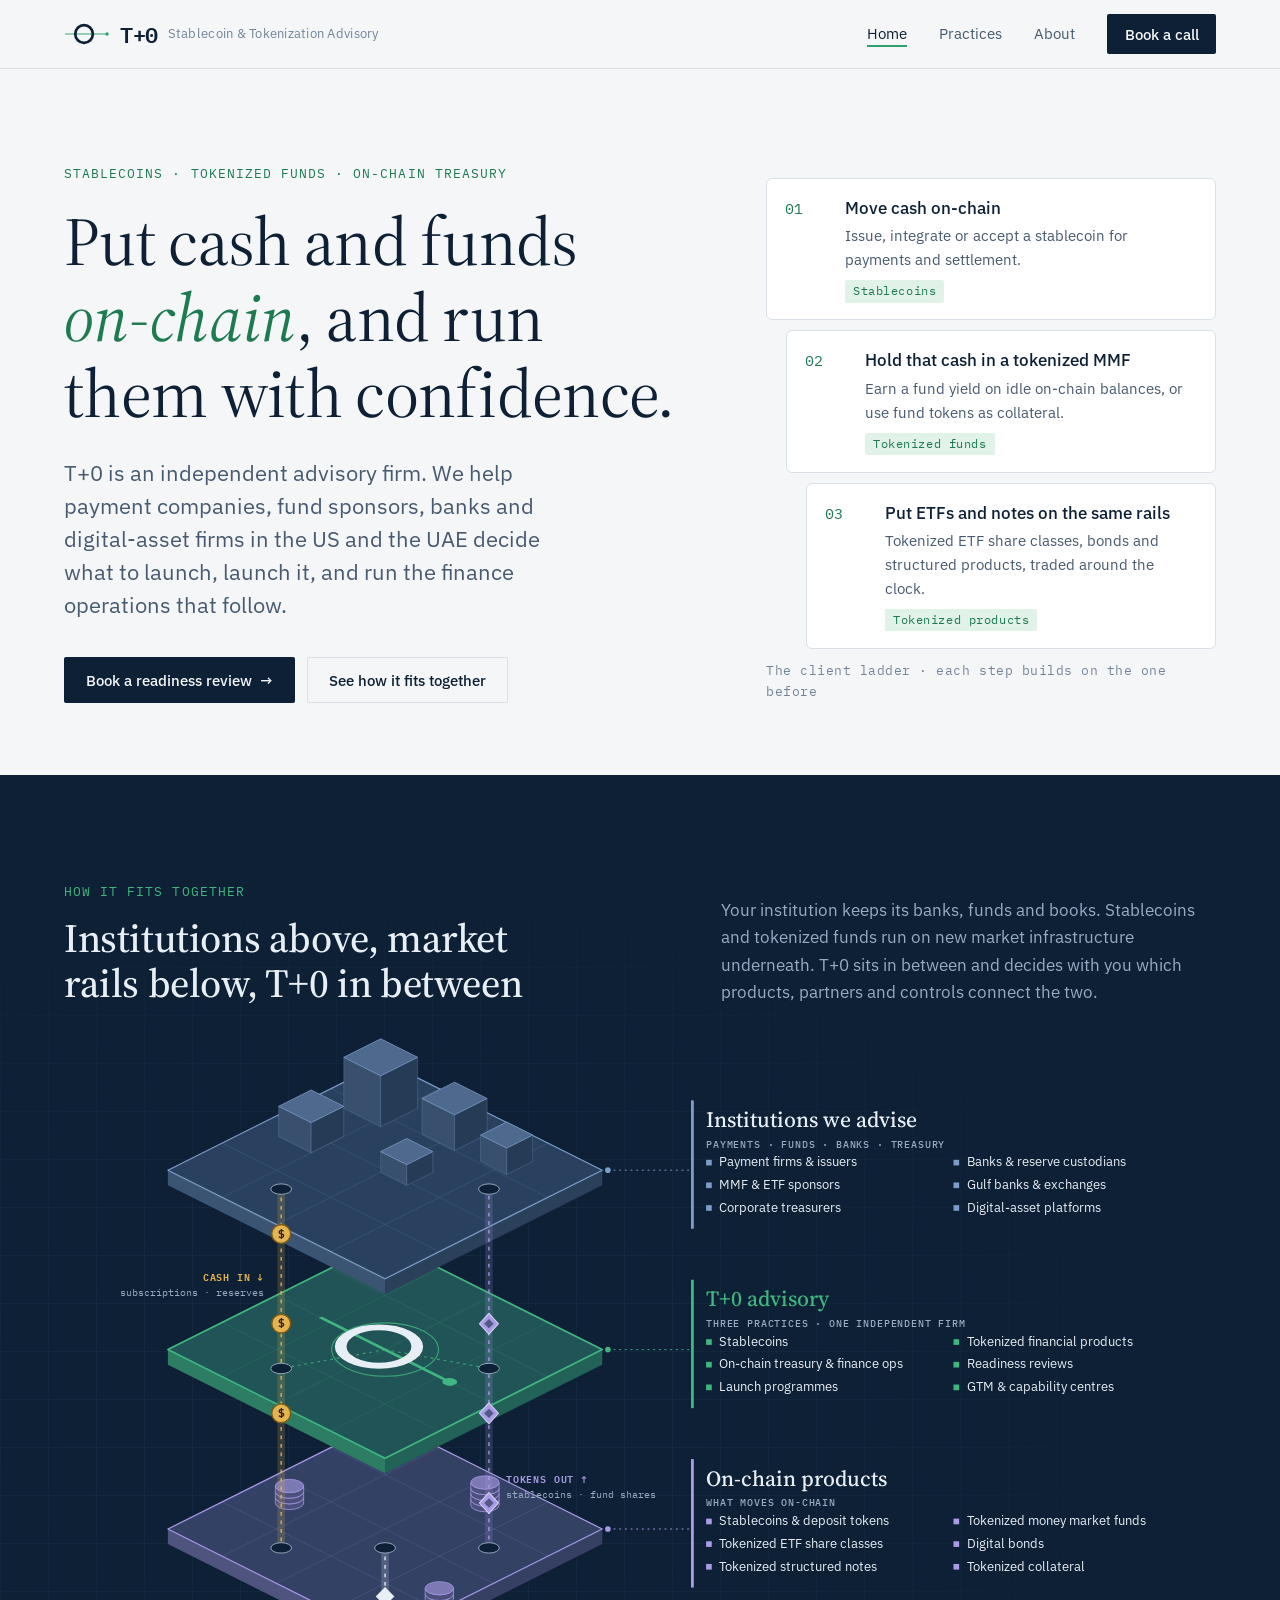
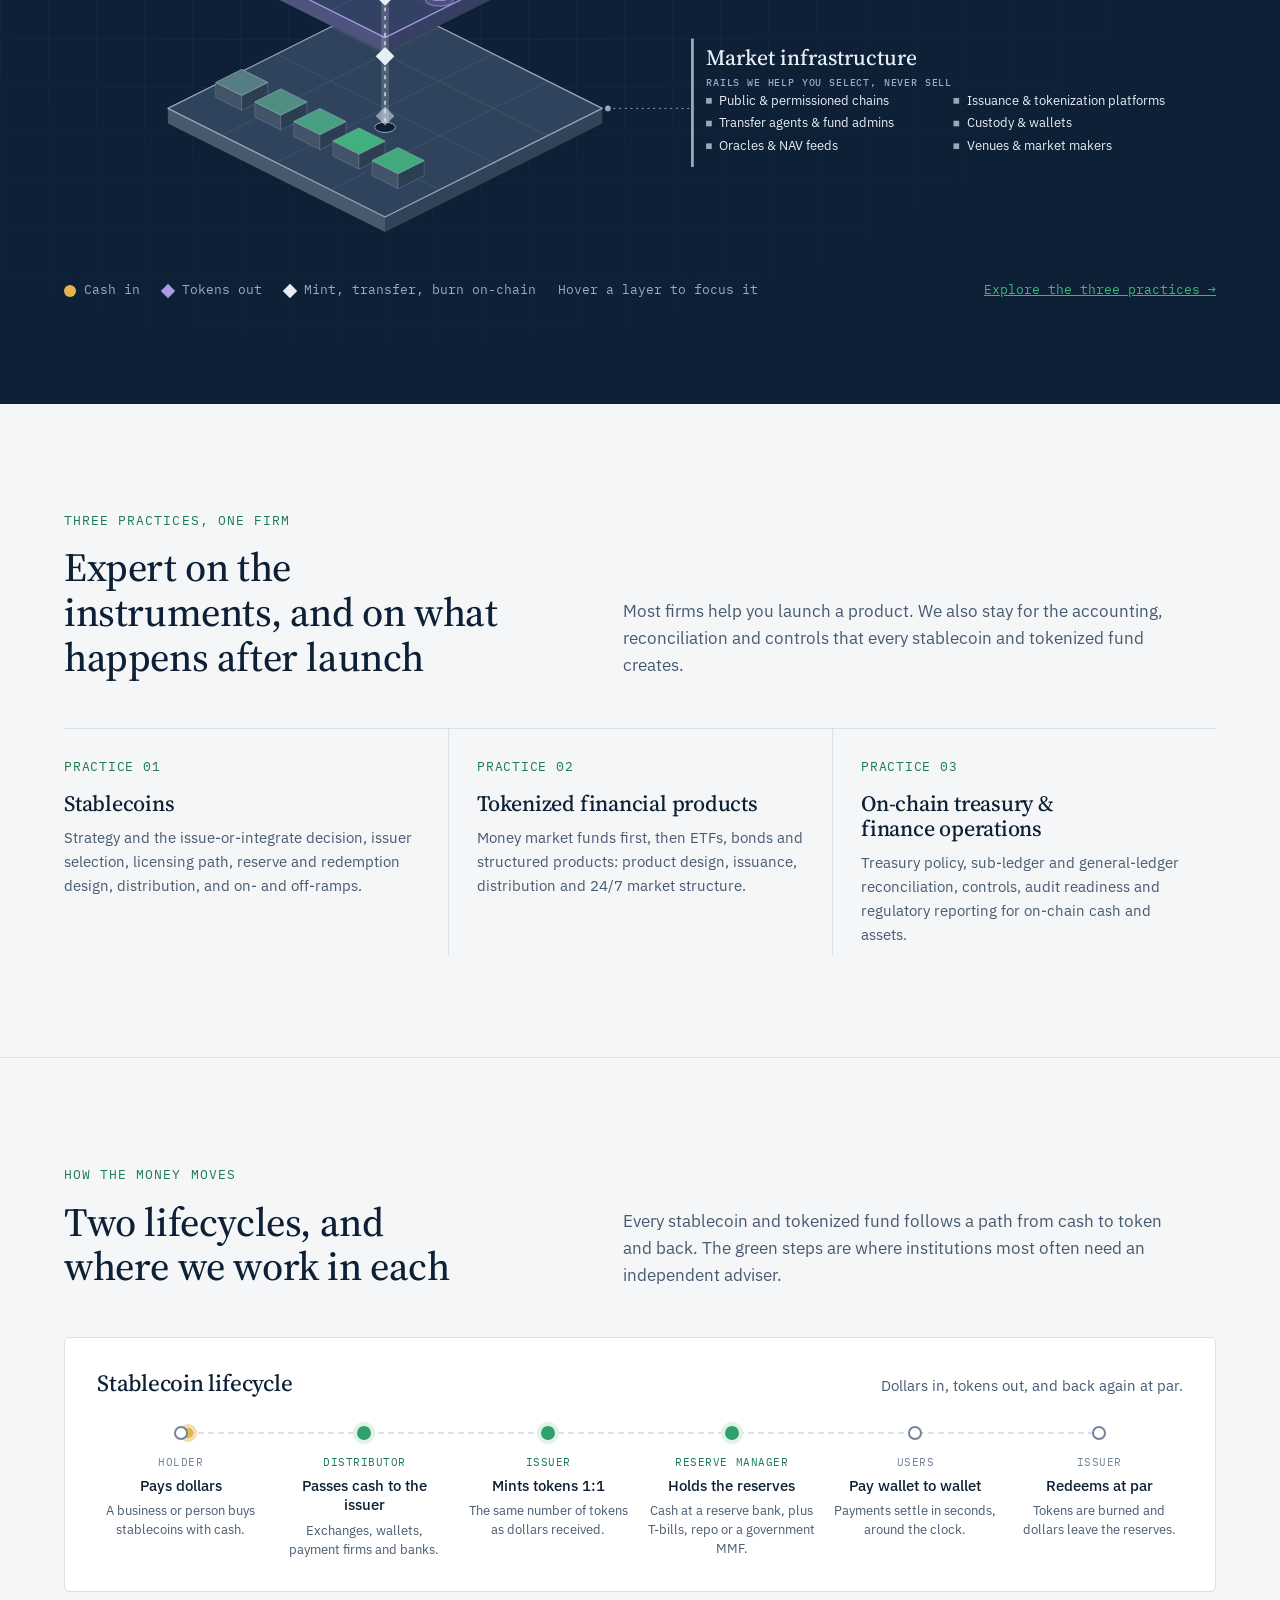
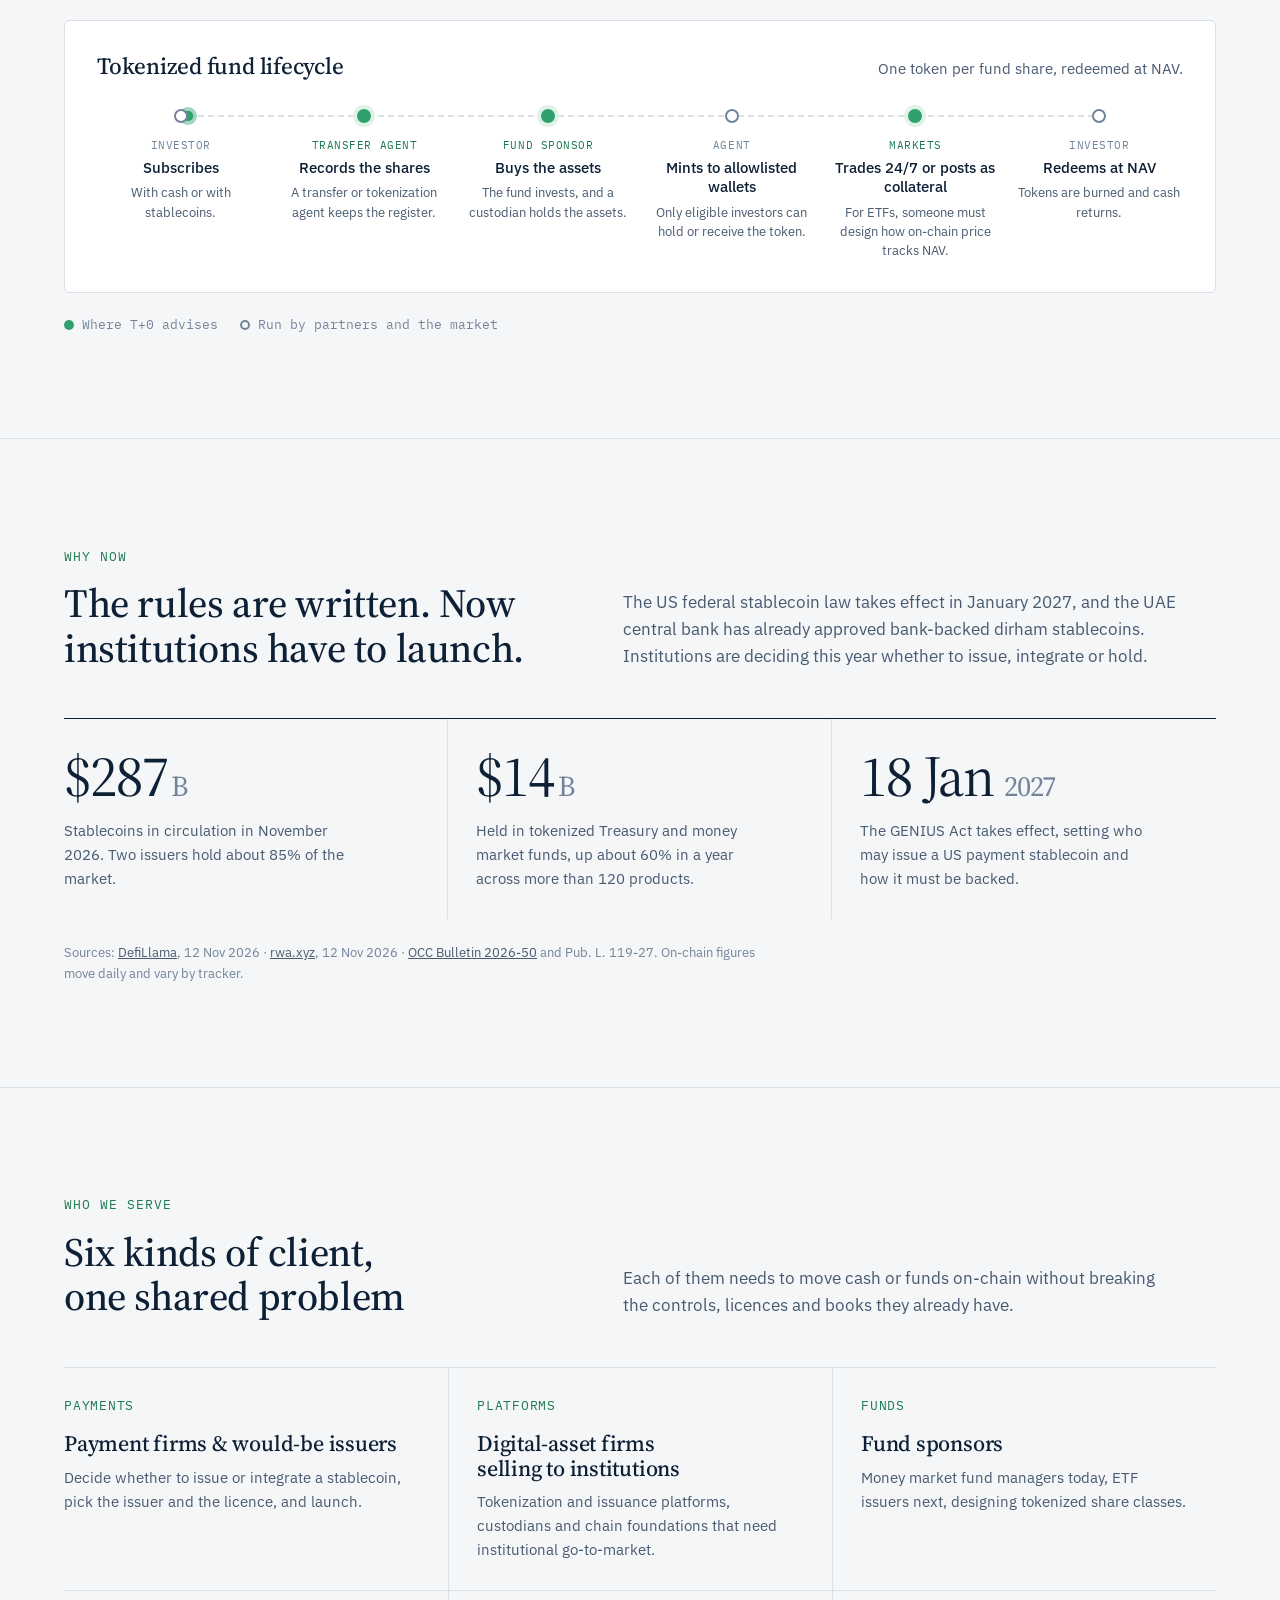
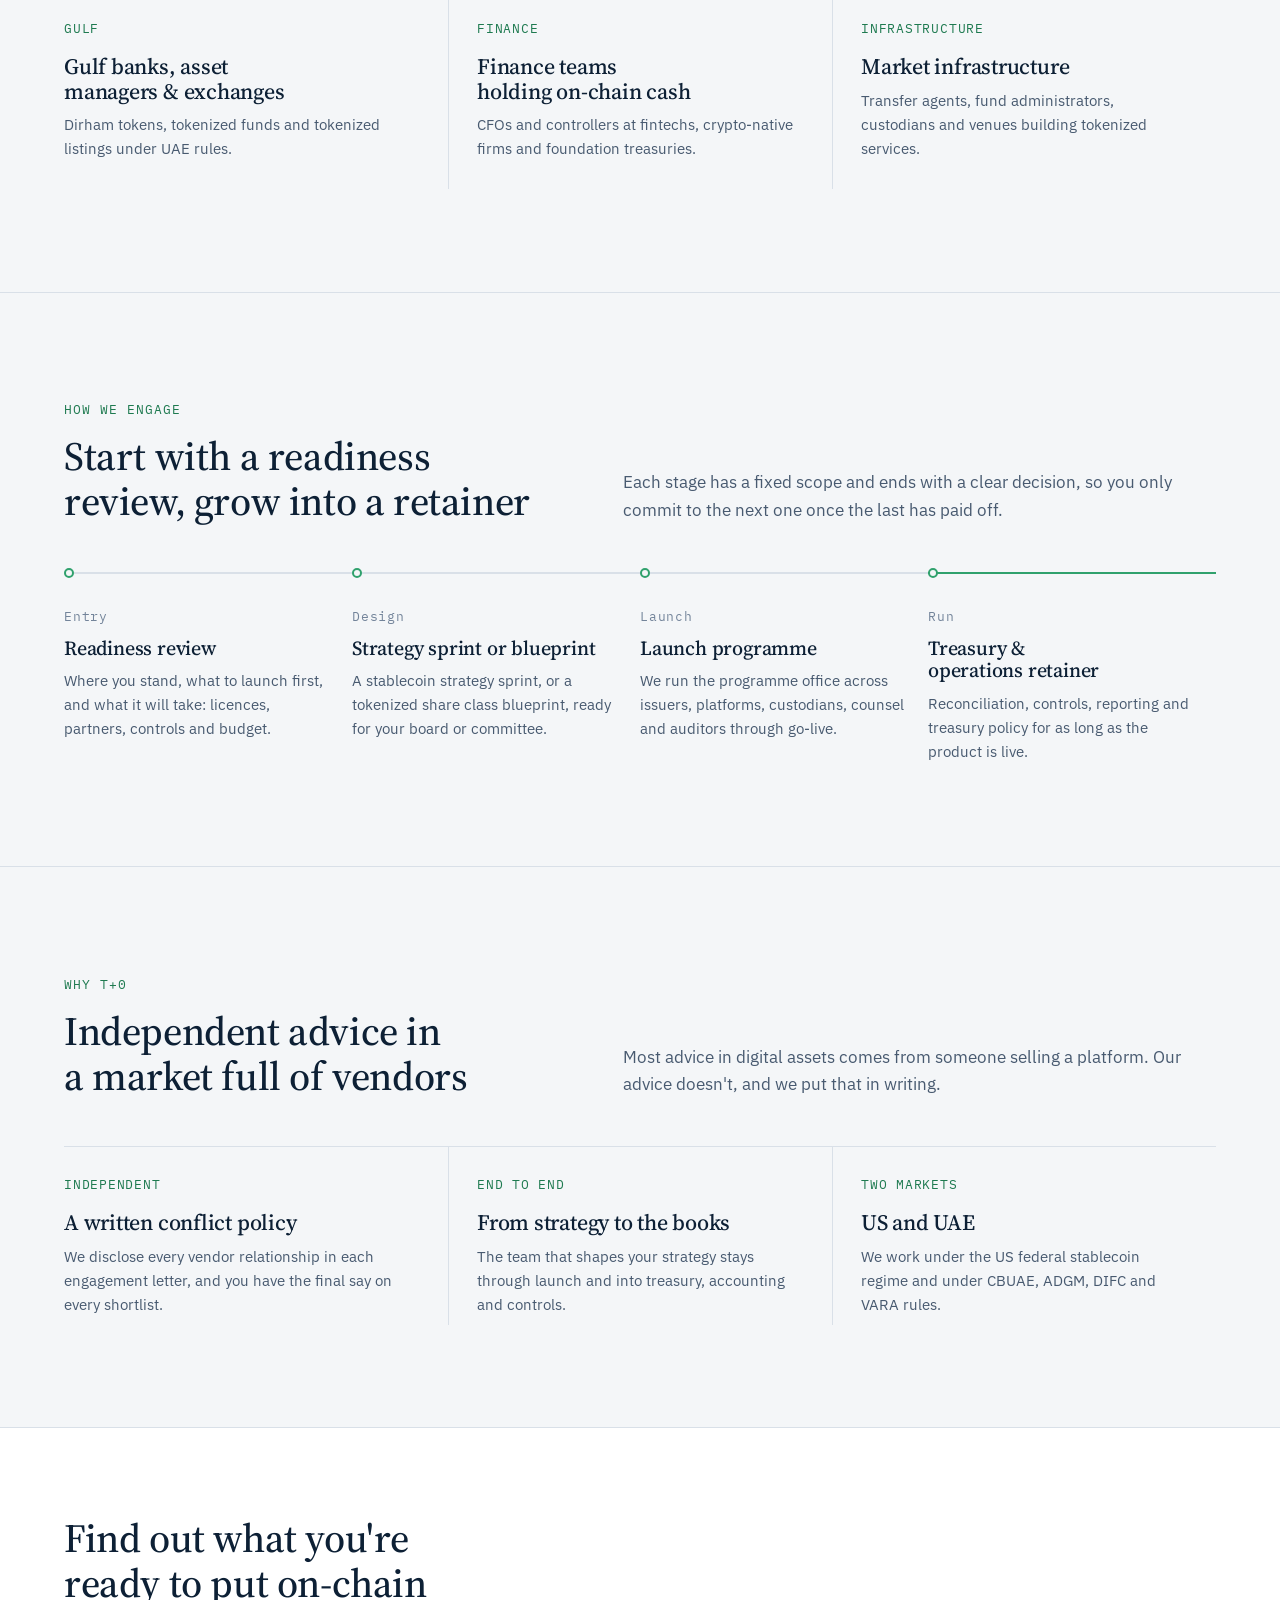
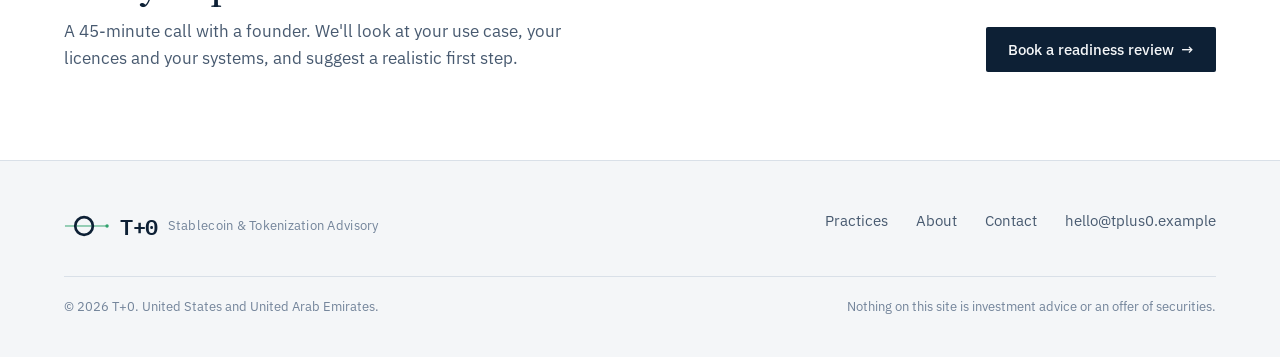
<file: index.html>
<!doctype html>
<html lang="en">
<head>
<meta charset="utf-8">
<meta name="viewport" content="width=device-width, initial-scale=1, viewport-fit=cover">
<title>T+0 · Stablecoin and Tokenization Advisory</title>
<meta name="description" content="T+0 is an independent advisory firm for stablecoins, tokenized funds and on-chain treasury operations, serving institutions in the US and the UAE.">
<link rel="icon" href="assets/favicon.svg" type="image/svg+xml">
<link rel="preconnect" href="https://fonts.googleapis.com">
<link rel="preconnect" href="https://fonts.gstatic.com" crossorigin>
<link rel="stylesheet" href="https://fonts.googleapis.com/css2?family=IBM+Plex+Mono:wght@400;500;600&family=IBM+Plex+Sans:wght@400;500&family=Source+Serif+4:ital,opsz,wght@0,8..60,400;0,8..60,500;1,8..60,400&display=swap">
<link rel="stylesheet" href="assets/styles.css?v=3">
</head>
<body>

<header class="site-header">
  <div class="wrap nav">
    <a class="logo" href="index.html" aria-label="T+0 home"><svg class="logo-svg" viewBox="0 0 2000 960" aria-hidden="true"><rect x="42" y="457" width="1830" height="42" fill="var(--accent)"/><circle cx="872" cy="478" r="382.5" fill="none" stroke="currentColor" stroke-width="117"/><circle cx="1872" cy="478" r="74" fill="var(--accent)"/></svg><span class="logo-mark">T+0</span><span class="logo-sub">Stablecoin & Tokenization Advisory</span></a>
    <button class="nav-toggle" aria-expanded="false" aria-controls="navLinks">MENU</button>
    <ul class="nav-links" id="navLinks">
      <li><a href="index.html" aria-current="page">Home</a></li>
      <li><a href="practices.html">Practices</a></li>
      <li><a href="about.html">About</a></li>
      <li><a class="btn btn-primary" href="contact.html">Book a call</a></li>
    </ul>
  </div>
</header>

<main>
  <!-- Hero -->
  <section class="hero">
    <div class="wrap hero-grid">
      <div>
        <span class="eyebrow">Stablecoins · Tokenized funds · On-chain treasury</span>
        <h1>Put cash and funds <em>on-chain</em>, and run them with confidence.</h1>
        <p class="lede">T+0 is an independent advisory firm. We help payment companies, fund sponsors, banks and digital-asset firms in the US and the UAE decide what to launch, launch it, and run the finance operations that follow.</p>
        <div class="hero-cta">
          <a class="btn btn-primary" href="contact.html">Book a readiness review <span class="arr">→</span></a>
          <a class="btn btn-ghost" href="#architecture">See how it fits together</a>
        </div>
      </div>
      <div>
        <ol class="ladder" aria-label="The client ladder">
          <li class="rung"><span class="n">01</span><div><strong>Move cash on-chain</strong><span class="d">Issue, integrate or accept a stablecoin for payments and settlement.</span><span class="tag">Stablecoins</span></div></li>
          <li class="rung"><span class="n">02</span><div><strong>Hold that cash in a tokenized MMF</strong><span class="d">Earn a fund yield on idle on-chain balances, or use fund tokens as collateral.</span><span class="tag">Tokenized funds</span></div></li>
          <li class="rung"><span class="n">03</span><div><strong>Put ETFs and notes on the same rails</strong><span class="d">Tokenized ETF share classes, bonds and structured products, traded around the clock.</span><span class="tag">Tokenized products</span></div></li>
        </ol>
        <p class="ladder-cap">The client ladder · each step builds on the one before</p>
      </div>
    </div>
  </section>

  <!-- Architecture: the centrepiece -->
  <section class="arch-band" id="architecture" aria-labelledby="archTitle">
    <div class="wrap">
      <div class="arch-intro">
        <div>
          <span class="eyebrow">How it fits together</span>
          <h2 id="archTitle">Institutions above, market rails below, T+0 in between</h2>
        </div>
        <p>Your institution keeps its banks, funds and books. Stablecoins and tokenized funds run on new market infrastructure underneath. T+0 sits in between and decides with you which products, partners and controls connect the two.</p>
      </div>

      <p class="scroll-hint">Swipe to see every layer →</p>
      <div class="iso-scroll" id="isoArch"></div>

      <div class="arch-foot">
        <div class="legend">
          <span><i class="round" style="--c: var(--coin)"></i>Cash in</span>
          <span><i class="dia" style="--c: var(--digital)"></i>Tokens out</span>
          <span><i class="dia" style="--c: var(--on-deep)"></i>Mint, transfer, burn on-chain</span>
          <span>Hover a layer to focus it</span>
        </div>
        <a href="practices.html" style="color: var(--accent-bright)">Explore the three practices →</a>
      </div>
    </div>
  </section>

  <!-- Practices -->
  <section class="section">
    <div class="wrap">
      <div class="section-head">
        <div>
          <span class="eyebrow">Three practices, one firm</span>
          <h2>Expert on the instruments, and on what happens after launch</h2>
        </div>
        <p>Most firms help you launch a product. We also stay for the accounting, reconciliation and controls that every stablecoin and tokenized fund creates.</p>
      </div>
      <div class="grid-3">
        <div class="cell"><span class="k">Practice 01</span><h3>Stablecoins</h3><p>Strategy and the issue-or-integrate decision, issuer selection, licensing path, reserve and redemption design, distribution, and on- and off-ramps.</p></div>
        <div class="cell"><span class="k">Practice 02</span><h3>Tokenized financial products</h3><p>Money market funds first, then ETFs, bonds and structured products: product design, issuance, distribution and 24/7 market structure.</p></div>
        <div class="cell"><span class="k">Practice 03</span><h3>On-chain treasury & finance operations</h3><p>Treasury policy, sub-ledger and general-ledger reconciliation, controls, audit readiness and regulatory reporting for on-chain cash and assets.</p></div>
      </div>
    </div>
  </section>

  <!-- Money flows -->
  <section class="section" id="flows">
    <div class="wrap">
      <div class="section-head">
        <div>
          <span class="eyebrow">How the money moves</span>
          <h2>Two lifecycles, and where we work in each</h2>
        </div>
        <p>Every stablecoin and tokenized fund follows a path from cash to token and back. The green steps are where institutions most often need an independent adviser.</p>
      </div>
      <div class="flows">
        <article class="flow" aria-labelledby="flowSc">
          <div class="flow-head"><h3 id="flowSc">Stablecoin lifecycle</h3><p>Dollars in, tokens out, and back again at par.</p></div>
          <ol class="flow-track">
            <li class="flow-pulse" aria-hidden="true"></li><li class="flow-pulse b" aria-hidden="true"></li>
            <li class="fstep"><span class="node"></span><span class="who">Holder</span><h4>Pays dollars</h4><p>A business or person buys stablecoins with cash.</p></li>
            <li class="fstep t0"><span class="node"></span><span class="who">Distributor</span><h4>Passes cash to the issuer</h4><p>Exchanges, wallets, payment firms and banks.</p></li>
            <li class="fstep t0"><span class="node"></span><span class="who">Issuer</span><h4>Mints tokens 1:1</h4><p>The same number of tokens as dollars received.</p></li>
            <li class="fstep t0"><span class="node"></span><span class="who">Reserve manager</span><h4>Holds the reserves</h4><p>Cash at a reserve bank, plus T-bills, repo or a government MMF.</p></li>
            <li class="fstep"><span class="node"></span><span class="who">Users</span><h4>Pay wallet to wallet</h4><p>Payments settle in seconds, around the clock.</p></li>
            <li class="fstep"><span class="node"></span><span class="who">Issuer</span><h4>Redeems at par</h4><p>Tokens are burned and dollars leave the reserves.</p></li>
          </ol>
        </article>
        <article class="flow" aria-labelledby="flowFund" style="--pulse: var(--accent)">
          <div class="flow-head"><h3 id="flowFund">Tokenized fund lifecycle</h3><p>One token per fund share, redeemed at NAV.</p></div>
          <ol class="flow-track">
            <li class="flow-pulse" aria-hidden="true"></li><li class="flow-pulse b" aria-hidden="true"></li>
            <li class="fstep"><span class="node"></span><span class="who">Investor</span><h4>Subscribes</h4><p>With cash or with stablecoins.</p></li>
            <li class="fstep t0"><span class="node"></span><span class="who">Transfer agent</span><h4>Records the shares</h4><p>A transfer or tokenization agent keeps the register.</p></li>
            <li class="fstep t0"><span class="node"></span><span class="who">Fund sponsor</span><h4>Buys the assets</h4><p>The fund invests, and a custodian holds the assets.</p></li>
            <li class="fstep"><span class="node"></span><span class="who">Agent</span><h4>Mints to allowlisted wallets</h4><p>Only eligible investors can hold or receive the token.</p></li>
            <li class="fstep t0"><span class="node"></span><span class="who">Markets</span><h4>Trades 24/7 or posts as collateral</h4><p>For ETFs, someone must design how on-chain price tracks NAV.</p></li>
            <li class="fstep"><span class="node"></span><span class="who">Investor</span><h4>Redeems at NAV</h4><p>Tokens are burned and cash returns.</p></li>
          </ol>
        </article>
      </div>
      <div class="flow-key"><span><i style="background: var(--accent)"></i>Where T+0 advises</span><span><i style="border: 2px solid var(--ink-3)"></i>Run by partners and the market</span></div>
    </div>
  </section>

  <!-- Why now -->
  <section class="section">
    <div class="wrap">
      <div class="section-head">
        <div>
          <span class="eyebrow">Why now</span>
          <h2>The rules are written. Now institutions have to launch.</h2>
        </div>
        <p>The US federal stablecoin law takes effect in January 2027, and the UAE central bank has already approved bank-backed dirham stablecoins. Institutions are deciding this year whether to issue, integrate or hold.</p>
      </div>
      <div class="stats">
        <div class="stat"><div class="v">$287<small>B</small></div><p class="l">Stablecoins in circulation in November 2026. Two issuers hold about 85% of the market.</p></div>
        <div class="stat"><div class="v">$14<small>B</small></div><p class="l">Held in tokenized Treasury and money market funds, up about 60% in a year across more than 120 products.</p></div>
        <div class="stat"><div class="v">18 Jan<small> 2027</small></div><p class="l">The GENIUS Act takes effect, setting who may issue a US payment stablecoin and how it must be backed.</p></div>
      </div>
      <p class="sources">Sources: <a href="https://defillama.com/stablecoins" target="_blank" rel="noopener">DefiLlama</a>, 12 Nov 2026 · <a href="https://app.rwa.xyz/treasuries" target="_blank" rel="noopener">rwa.xyz</a>, 12 Nov 2026 · <a href="https://www.occ.gov/news-issuances/bulletins/2026/bulletin-2026-50.html" target="_blank" rel="noopener">OCC Bulletin 2026-50</a> and Pub. L. 119-27. On-chain figures move daily and vary by tracker.</p>
    </div>
  </section>

  <!-- Who we serve -->
  <section class="section">
    <div class="wrap">
      <div class="section-head">
        <div>
          <span class="eyebrow">Who we serve</span>
          <h2>Six kinds of client, one shared problem</h2>
        </div>
        <p>Each of them needs to move cash or funds on-chain without breaking the controls, licences and books they already have.</p>
      </div>
      <div class="grid-3 six">
        <div class="cell"><span class="k">Payments</span><h3>Payment firms & would-be issuers</h3><p>Decide whether to issue or integrate a stablecoin, pick the issuer and the licence, and launch.</p></div>
        <div class="cell"><span class="k">Platforms</span><h3>Digital-asset firms selling to institutions</h3><p>Tokenization and issuance platforms, custodians and chain foundations that need institutional go-to-market.</p></div>
        <div class="cell"><span class="k">Funds</span><h3>Fund sponsors</h3><p>Money market fund managers today, ETF issuers next, designing tokenized share classes.</p></div>
        <div class="cell"><span class="k">Gulf</span><h3>Gulf banks, asset managers & exchanges</h3><p>Dirham tokens, tokenized funds and tokenized listings under UAE rules.</p></div>
        <div class="cell"><span class="k">Finance</span><h3>Finance teams holding on-chain cash</h3><p>CFOs and controllers at fintechs, crypto-native firms and foundation treasuries.</p></div>
        <div class="cell"><span class="k">Infrastructure</span><h3>Market infrastructure</h3><p>Transfer agents, fund administrators, custodians and venues building tokenized services.</p></div>
      </div>
    </div>
  </section>

  <!-- Engagement path -->
  <section class="section">
    <div class="wrap">
      <div class="section-head">
        <div>
          <span class="eyebrow">How we engage</span>
          <h2>Start with a readiness review, grow into a retainer</h2>
        </div>
        <p>Each stage has a fixed scope and ends with a clear decision, so you only commit to the next one once the last has paid off.</p>
      </div>
      <div class="path">
        <div class="step"><span class="k">Entry</span><h3>Readiness review</h3><p>Where you stand, what to launch first, and what it will take: licences, partners, controls and budget.</p></div>
        <div class="step"><span class="k">Design</span><h3>Strategy sprint or blueprint</h3><p>A stablecoin strategy sprint, or a tokenized share class blueprint, ready for your board or committee.</p></div>
        <div class="step"><span class="k">Launch</span><h3>Launch programme</h3><p>We run the programme office across issuers, platforms, custodians, counsel and auditors through go-live.</p></div>
        <div class="step"><span class="k">Run</span><h3>Treasury & operations retainer</h3><p>Reconciliation, controls, reporting and treasury policy for as long as the product is live.</p></div>
      </div>
    </div>
  </section>

  <!-- Independence -->
  <section class="section">
    <div class="wrap">
      <div class="section-head">
        <div>
          <span class="eyebrow">Why T+0</span>
          <h2>Independent advice in a market full of vendors</h2>
        </div>
        <p>Most advice in digital assets comes from someone selling a platform. Our advice doesn't, and we put that in writing.</p>
      </div>
      <div class="grid-3">
        <div class="cell"><span class="k">Independent</span><h3>A written conflict policy</h3><p>We disclose every vendor relationship in each engagement letter, and you have the final say on every shortlist.</p></div>
        <div class="cell"><span class="k">End to end</span><h3>From strategy to the books</h3><p>The team that shapes your strategy stays through launch and into treasury, accounting and controls.</p></div>
        <div class="cell"><span class="k">Two markets</span><h3>US and UAE</h3><p>We work under the US federal stablecoin regime and under CBUAE, ADGM, DIFC and VARA rules.</p></div>
      </div>
    </div>
  </section>

  <section class="cta-band">
    <div class="wrap cta-inner">
      <div>
        <h2>Find out what you're ready to put on-chain</h2>
        <p>A 45-minute call with a founder. We'll look at your use case, your licences and your systems, and suggest a realistic first step.</p>
      </div>
      <a class="btn btn-primary" href="contact.html">Book a readiness review <span class="arr">→</span></a>
    </div>
  </section>
</main>

<footer class="site-footer">
  <div class="wrap">
    <div class="foot-grid">
      <a class="logo" href="index.html"><svg class="logo-svg" viewBox="0 0 2000 960" aria-hidden="true"><rect x="42" y="457" width="1830" height="42" fill="var(--accent)"/><circle cx="872" cy="478" r="382.5" fill="none" stroke="currentColor" stroke-width="117"/><circle cx="1872" cy="478" r="74" fill="var(--accent)"/></svg><span class="logo-mark">T+0</span><span class="logo-sub">Stablecoin & Tokenization Advisory</span></a>
      <nav aria-label="Footer"><a href="practices.html">Practices</a><a href="about.html">About</a><a href="contact.html">Contact</a><a href="#" data-email></a></nav>
    </div>
    <div class="foot-legal"><span>© <span data-year></span> T+0. United States and United Arab Emirates.</span><span>Nothing on this site is investment advice or an offer of securities.</span></div>
  </div>
</footer>

<script src="assets/main.js?v=3"></script>
</body>
</html>
</file>
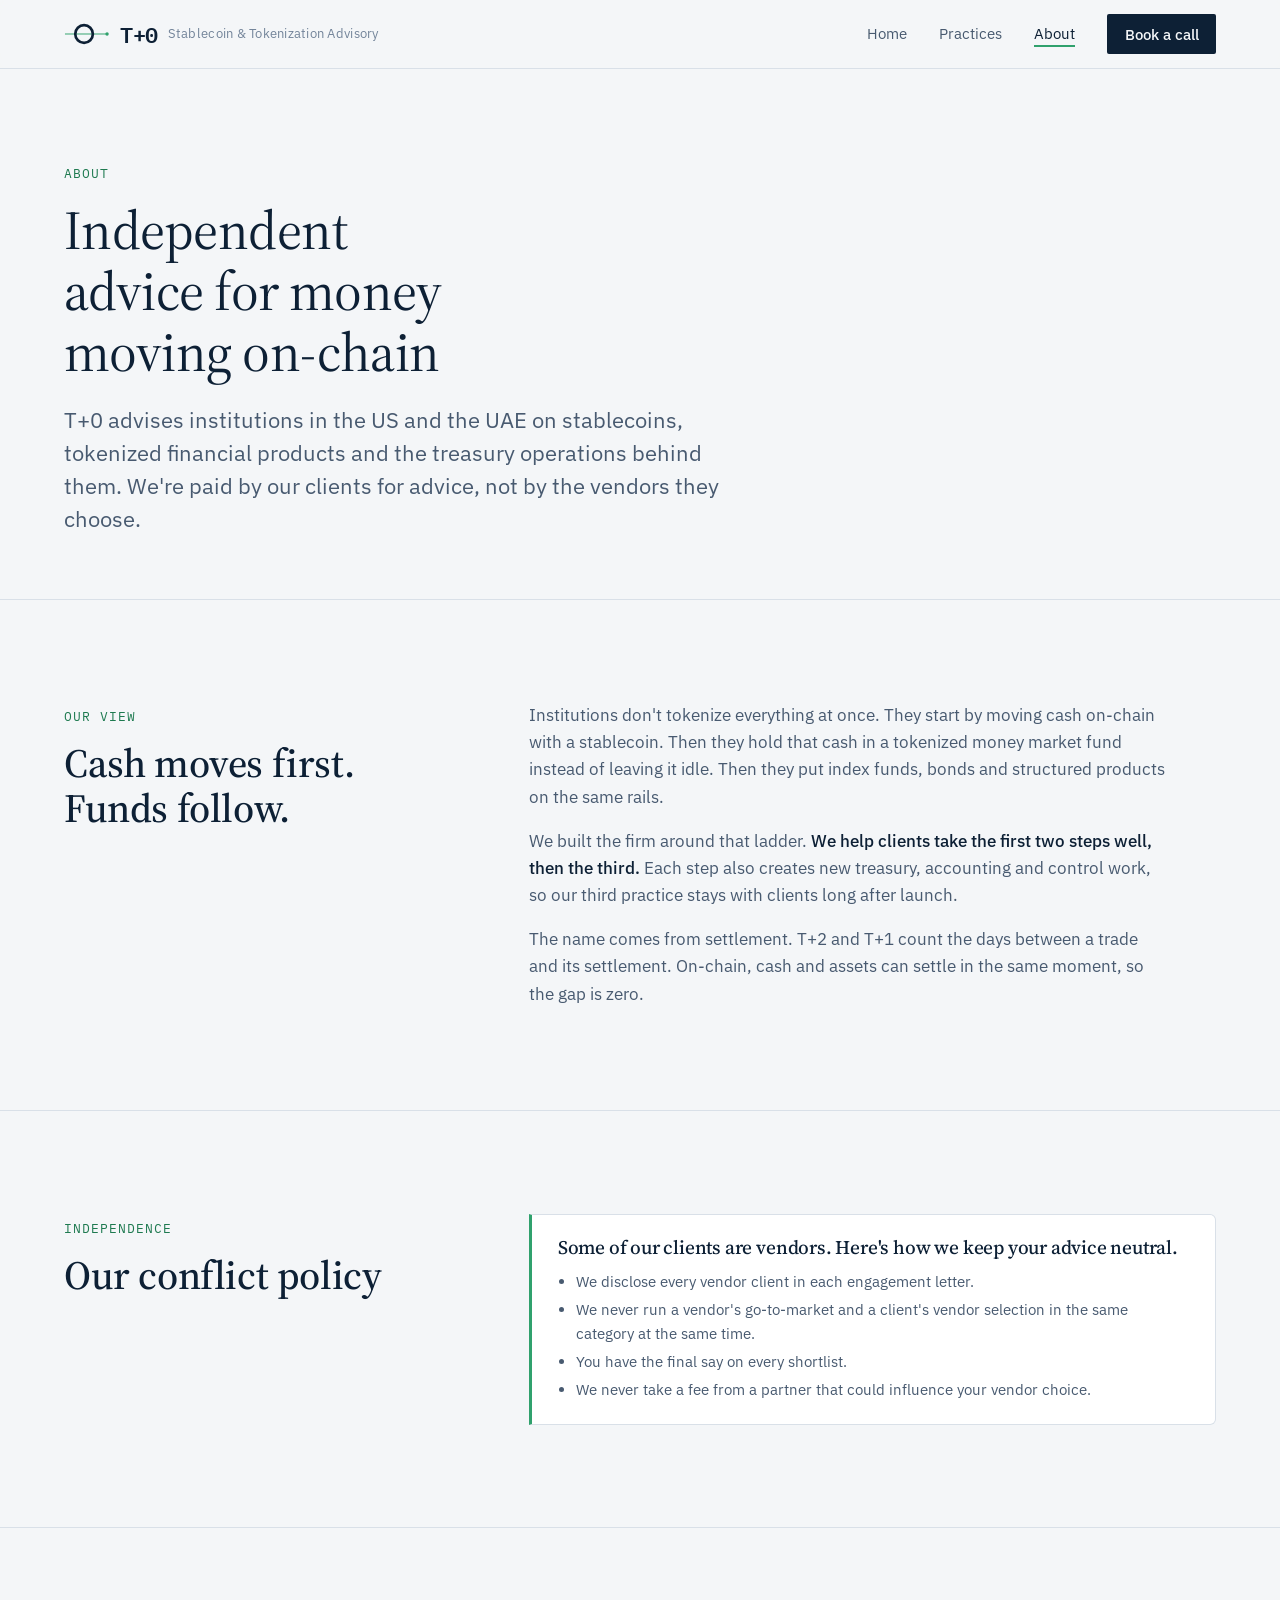
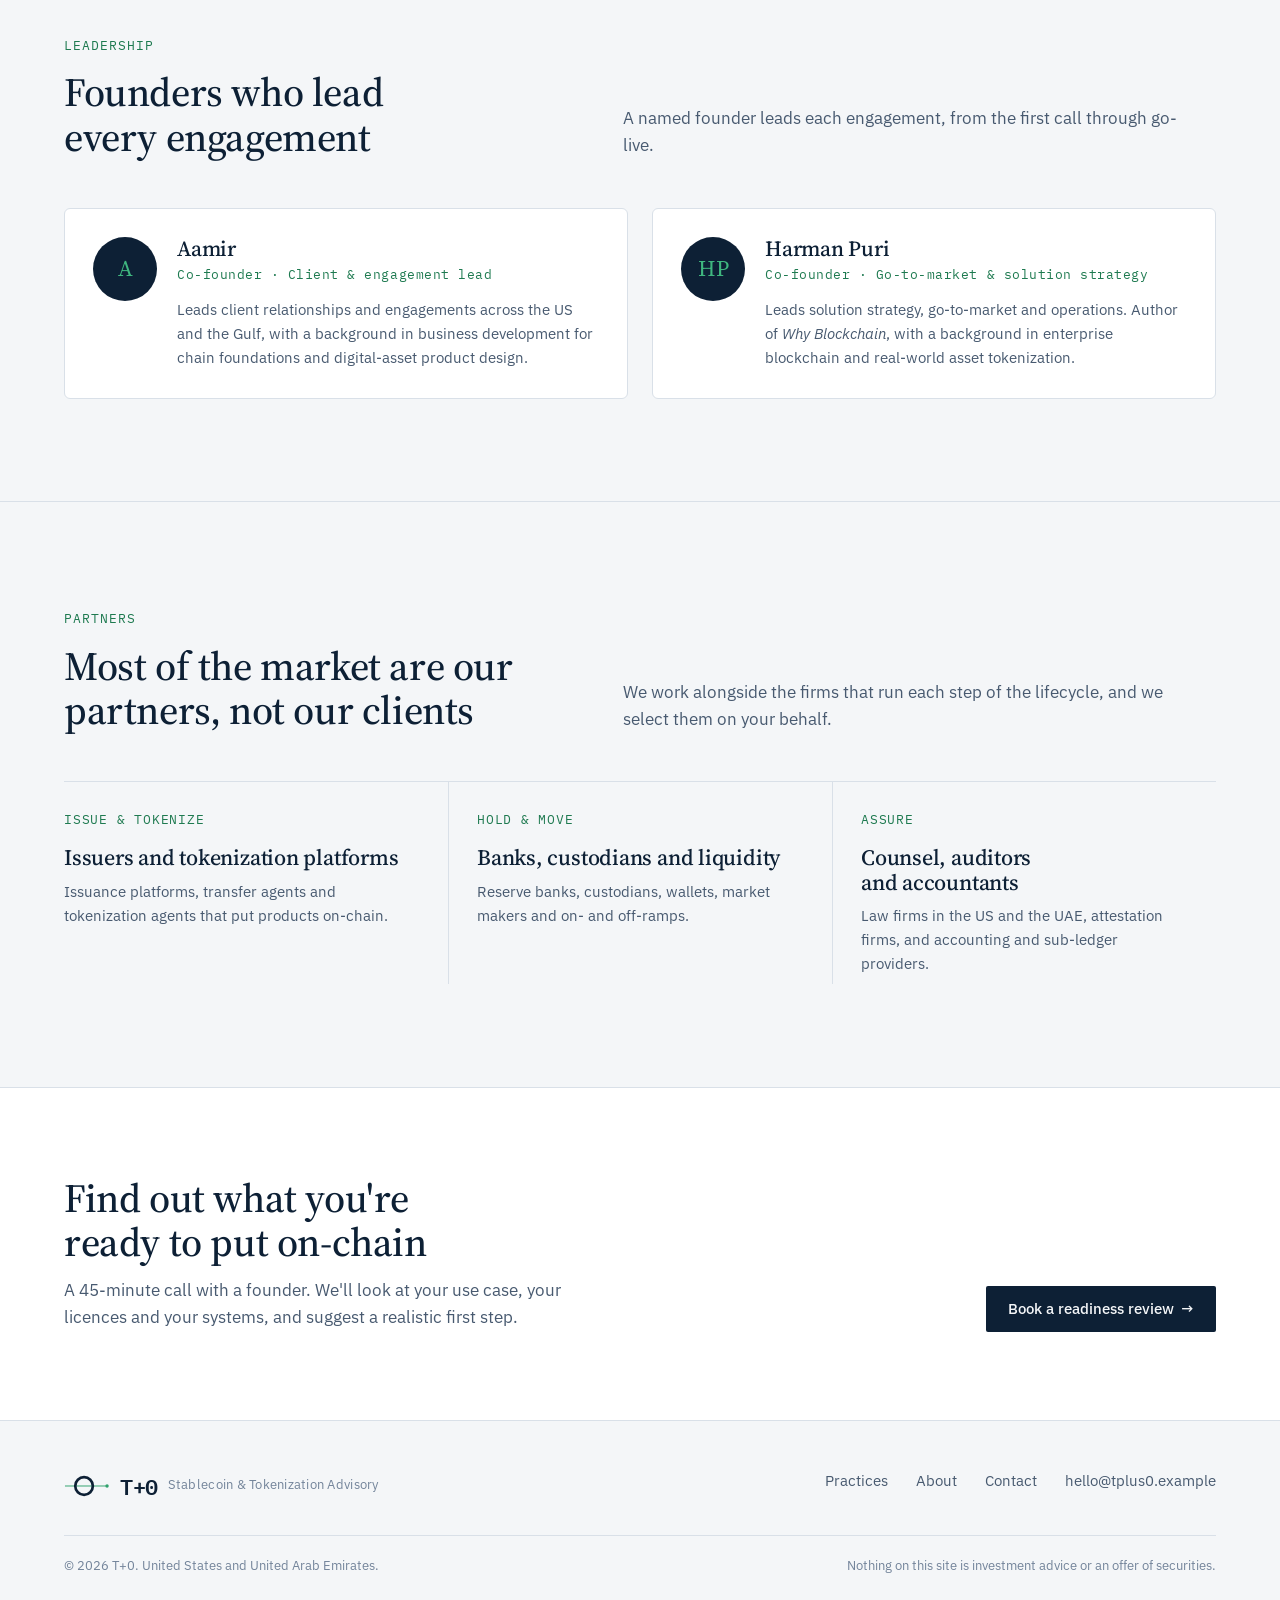
<file: about.html>
<!doctype html>
<html lang="en">
<head>
<meta charset="utf-8">
<meta name="viewport" content="width=device-width, initial-scale=1, viewport-fit=cover">
<title>About T+0</title>
<meta name="description" content="T+0 is an independent advisory firm for stablecoins, tokenized funds and on-chain treasury operations in the US and the UAE.">
<link rel="icon" href="assets/favicon.svg" type="image/svg+xml">
<link rel="preconnect" href="https://fonts.googleapis.com">
<link rel="preconnect" href="https://fonts.gstatic.com" crossorigin>
<link rel="stylesheet" href="https://fonts.googleapis.com/css2?family=IBM+Plex+Mono:wght@400;500;600&family=IBM+Plex+Sans:wght@400;500&family=Source+Serif+4:ital,opsz,wght@0,8..60,400;0,8..60,500;1,8..60,400&display=swap">
<link rel="stylesheet" href="assets/styles.css?v=3">
</head>
<body>

<header class="site-header">
  <div class="wrap nav">
    <a class="logo" href="index.html" aria-label="T+0 home"><svg class="logo-svg" viewBox="0 0 2000 960" aria-hidden="true"><rect x="42" y="457" width="1830" height="42" fill="var(--accent)"/><circle cx="872" cy="478" r="382.5" fill="none" stroke="currentColor" stroke-width="117"/><circle cx="1872" cy="478" r="74" fill="var(--accent)"/></svg><span class="logo-mark">T+0</span><span class="logo-sub">Stablecoin & Tokenization Advisory</span></a>
    <button class="nav-toggle" aria-expanded="false" aria-controls="navLinks">MENU</button>
    <ul class="nav-links" id="navLinks">
      <li><a href="index.html">Home</a></li>
      <li><a href="practices.html">Practices</a></li>
      <li><a href="about.html" aria-current="page">About</a></li>
      <li><a class="btn btn-primary" href="contact.html">Book a call</a></li>
    </ul>
  </div>
</header>

<main>

  <section class="page-hero">
    <div class="wrap">
      <span class="eyebrow">About</span>
      <h1>Independent advice for money moving on-chain</h1>
      <p class="lede">T+0 advises institutions in the US and the UAE on stablecoins, tokenized financial products and the treasury operations behind them. We're paid by our clients for advice, not by the vendors they choose.</p>
    </div>
  </section>

  <section class="section">
    <div class="wrap split">
      <div><span class="eyebrow">Our view</span><h2 style="margin-top:12px">Cash moves first. Funds follow.</h2></div>
      <div class="prose">
        <p>Institutions don't tokenize everything at once. They start by moving cash on-chain with a stablecoin. Then they hold that cash in a tokenized money market fund instead of leaving it idle. Then they put index funds, bonds and structured products on the same rails.</p>
        <p>We built the firm around that ladder. <strong>We help clients take the first two steps well, then the third.</strong> Each step also creates new treasury, accounting and control work, so our third practice stays with clients long after launch.</p>
        <p>The name comes from settlement. T+2 and T+1 count the days between a trade and its settlement. On-chain, cash and assets can settle in the same moment, so the gap is zero.</p>
      </div>
    </div>
  </section>

  <section class="section">
    <div class="wrap split">
      <div><span class="eyebrow">Independence</span><h2 style="margin-top:12px">Our conflict policy</h2></div>
      <div class="note-band">
        <h3>Some of our clients are vendors. Here's how we keep your advice neutral.</h3>
        <ul>
          <li>We disclose every vendor client in each engagement letter.</li>
          <li>We never run a vendor's go-to-market and a client's vendor selection in the same category at the same time.</li>
          <li>You have the final say on every shortlist.</li>
          <li>We never take a fee from a partner that could influence your vendor choice.</li>
        </ul>
      </div>
    </div>
  </section>

  <section class="section">
    <div class="wrap">
      <div class="section-head">
        <div><span class="eyebrow">Leadership</span><h2>Founders who lead every engagement</h2></div>
        <p>A named founder leads each engagement, from the first call through go-live.</p>
      </div>
      <div class="people">
        <div class="person"><div class="avatar" aria-hidden="true">A</div><div><h3>Aamir</h3><p class="role">Co-founder · Client & engagement lead</p><p>Leads client relationships and engagements across the US and the Gulf, with a background in business development for chain foundations and digital-asset product design.</p></div></div>
        <div class="person"><div class="avatar" aria-hidden="true">HP</div><div><h3>Harman Puri</h3><p class="role">Co-founder · Go-to-market & solution strategy</p><p>Leads solution strategy, go-to-market and operations. Author of <em>Why Blockchain</em>, with a background in enterprise blockchain and real-world asset tokenization.</p></div></div>
      </div>
    </div>
  </section>

  <section class="section">
    <div class="wrap">
      <div class="section-head">
        <div><span class="eyebrow">Partners</span><h2>Most of the market are our partners, not our clients</h2></div>
        <p>We work alongside the firms that run each step of the lifecycle, and we select them on your behalf.</p>
      </div>
      <div class="grid-3">
        <div class="cell"><span class="k">Issue & tokenize</span><h3>Issuers and tokenization platforms</h3><p>Issuance platforms, transfer agents and tokenization agents that put products on-chain.</p></div>
        <div class="cell"><span class="k">Hold & move</span><h3>Banks, custodians and liquidity</h3><p>Reserve banks, custodians, wallets, market makers and on- and off-ramps.</p></div>
        <div class="cell"><span class="k">Assure</span><h3>Counsel, auditors and accountants</h3><p>Law firms in the US and the UAE, attestation firms, and accounting and sub-ledger providers.</p></div>
      </div>
    </div>
  </section>

  <section class="cta-band">
    <div class="wrap cta-inner">
      <div>
        <h2>Find out what you're ready to put on-chain</h2>
        <p>A 45-minute call with a founder. We'll look at your use case, your licences and your systems, and suggest a realistic first step.</p>
      </div>
      <a class="btn btn-primary" href="contact.html">Book a readiness review <span class="arr">→</span></a>
    </div>
  </section>
</main>

<footer class="site-footer">
  <div class="wrap">
    <div class="foot-grid">
      <a class="logo" href="index.html"><svg class="logo-svg" viewBox="0 0 2000 960" aria-hidden="true"><rect x="42" y="457" width="1830" height="42" fill="var(--accent)"/><circle cx="872" cy="478" r="382.5" fill="none" stroke="currentColor" stroke-width="117"/><circle cx="1872" cy="478" r="74" fill="var(--accent)"/></svg><span class="logo-mark">T+0</span><span class="logo-sub">Stablecoin & Tokenization Advisory</span></a>
      <nav aria-label="Footer"><a href="practices.html">Practices</a><a href="about.html">About</a><a href="contact.html">Contact</a><a href="#" data-email></a></nav>
    </div>
    <div class="foot-legal"><span>© <span data-year></span> T+0. United States and United Arab Emirates.</span><span>Nothing on this site is investment advice or an offer of securities.</span></div>
  </div>
</footer>

<script src="assets/main.js?v=3"></script>
</body>
</html>
</file>
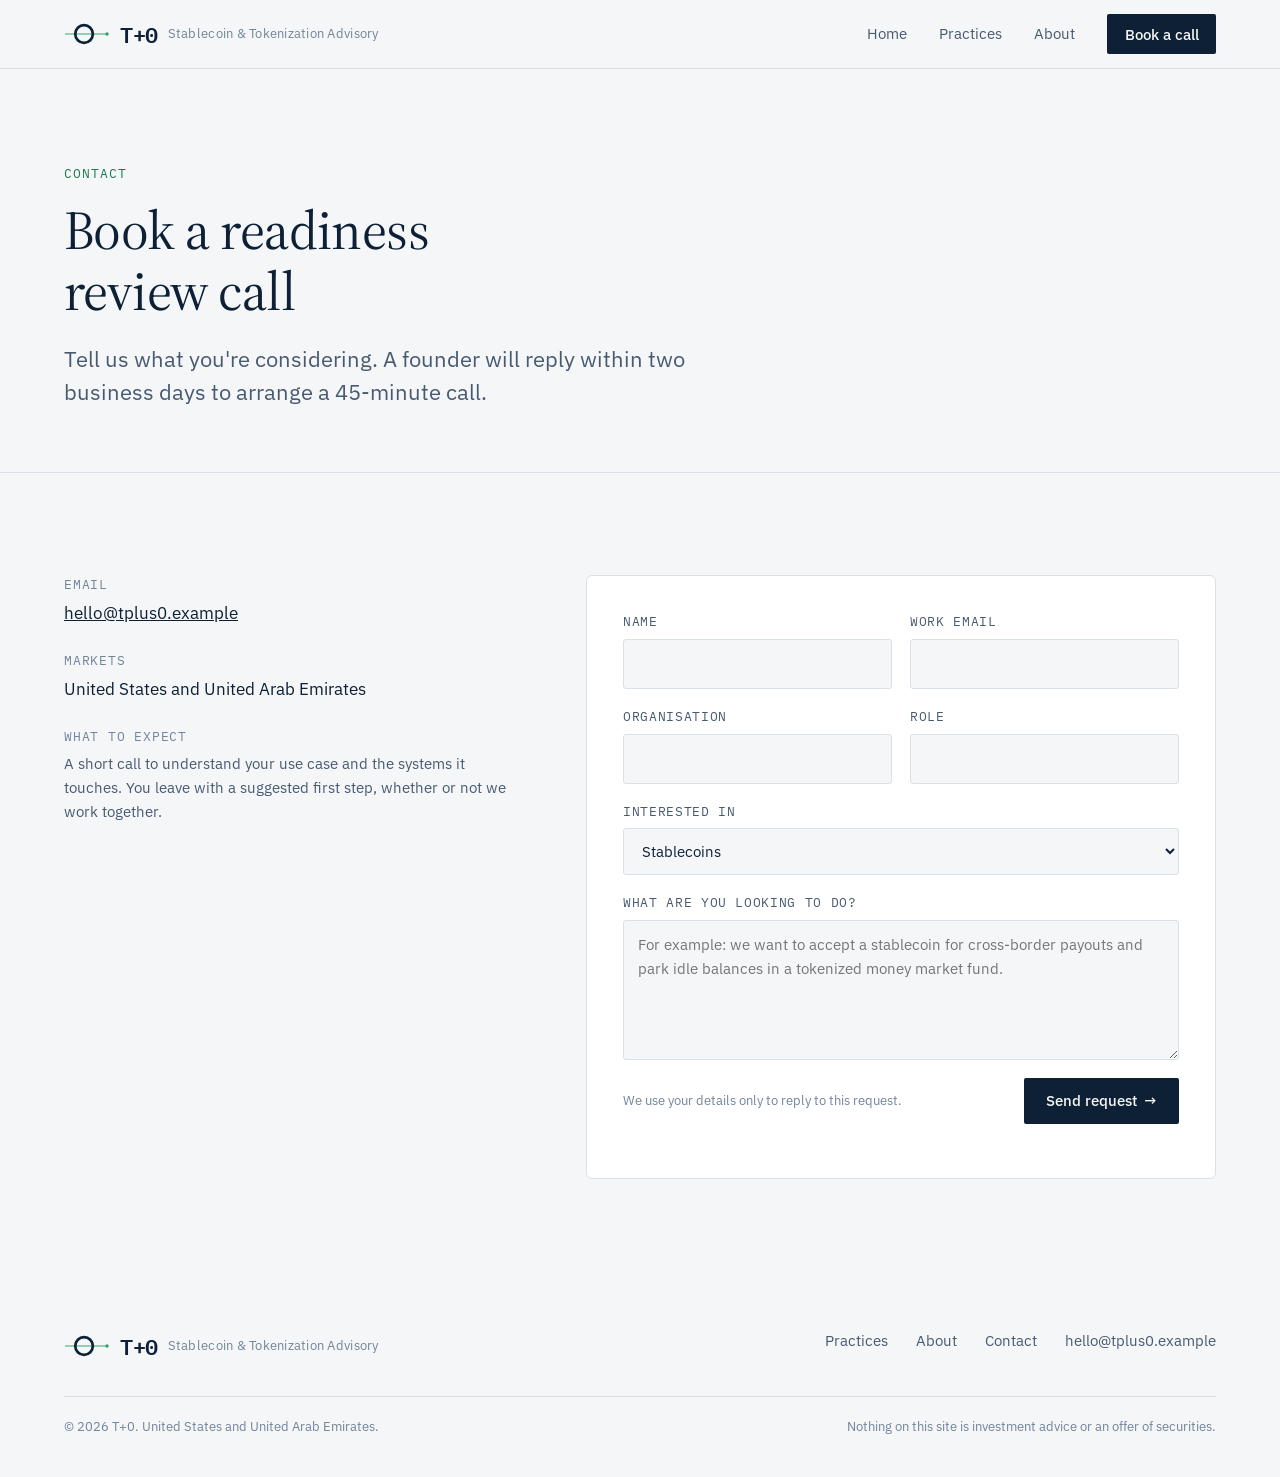
<file: contact.html>
<!doctype html>
<html lang="en">
<head>
<meta charset="utf-8">
<meta name="viewport" content="width=device-width, initial-scale=1, viewport-fit=cover">
<title>Contact T+0</title>
<meta name="description" content="Book a readiness review call with the T+0 founders.">
<link rel="icon" href="assets/favicon.svg" type="image/svg+xml">
<link rel="preconnect" href="https://fonts.googleapis.com">
<link rel="preconnect" href="https://fonts.gstatic.com" crossorigin>
<link rel="stylesheet" href="https://fonts.googleapis.com/css2?family=IBM+Plex+Mono:wght@400;500;600&family=IBM+Plex+Sans:wght@400;500&family=Source+Serif+4:ital,opsz,wght@0,8..60,400;0,8..60,500;1,8..60,400&display=swap">
<link rel="stylesheet" href="assets/styles.css?v=3">
</head>
<body>

<header class="site-header">
  <div class="wrap nav">
    <a class="logo" href="index.html" aria-label="T+0 home"><svg class="logo-svg" viewBox="0 0 2000 960" aria-hidden="true"><rect x="42" y="457" width="1830" height="42" fill="var(--accent)"/><circle cx="872" cy="478" r="382.5" fill="none" stroke="currentColor" stroke-width="117"/><circle cx="1872" cy="478" r="74" fill="var(--accent)"/></svg><span class="logo-mark">T+0</span><span class="logo-sub">Stablecoin & Tokenization Advisory</span></a>
    <button class="nav-toggle" aria-expanded="false" aria-controls="navLinks">MENU</button>
    <ul class="nav-links" id="navLinks">
      <li><a href="index.html">Home</a></li>
      <li><a href="practices.html">Practices</a></li>
      <li><a href="about.html">About</a></li>
      <li><a class="btn btn-primary" href="contact.html">Book a call</a></li>
    </ul>
  </div>
</header>

<main>

  <section class="page-hero">
    <div class="wrap">
      <span class="eyebrow">Contact</span>
      <h1>Book a readiness review call</h1>
      <p class="lede">Tell us what you're considering. A founder will reply within two business days to arrange a 45-minute call.</p>
    </div>
  </section>

  <section class="section">
    <div class="wrap contact-grid">
      <div class="contact-facts">
        <div class="fact"><div class="k">Email</div><div class="v"><a href="#" data-email></a></div></div>
        <div class="fact"><div class="k">Markets</div><div class="v">United States and United Arab Emirates</div></div>
        <div class="fact"><div class="k">What to expect</div><div class="v muted" style="font-size:var(--s-sm)">A short call to understand your use case and the systems it touches. You leave with a suggested first step, whether or not we work together.</div></div>
      </div>
      <form class="form" id="contactForm" novalidate>
        <div class="row">
          <div class="field"><label for="name">Name</label><input id="name" name="name" autocomplete="name" required></div>
          <div class="field"><label for="email">Work email</label><input id="email" name="email" type="email" autocomplete="email" required></div>
        </div>
        <div class="row">
          <div class="field"><label for="org">Organisation</label><input id="org" name="org" autocomplete="organization" required></div>
          <div class="field"><label for="role">Role</label><input id="role" name="role" autocomplete="organization-title"></div>
        </div>
        <div class="field"><label for="topic">Interested in</label>
          <select id="topic" name="topic">
            <option>Stablecoins</option>
            <option>Tokenized funds and products</option>
            <option>On-chain treasury and finance operations</option>
            <option>Go-to-market for a digital-asset company</option>
            <option>Digital-asset capability centre</option>
            <option>Not sure yet</option>
          </select>
        </div>
        <div class="field"><label for="message">What are you looking to do?</label><textarea id="message" name="message" placeholder="For example: we want to accept a stablecoin for cross-border payouts and park idle balances in a tokenized money market fund."></textarea></div>
        <div style="display:flex;flex-wrap:wrap;gap:16px;align-items:center;justify-content:space-between">
          <p class="form-note">We use your details only to reply to this request.</p>
          <button class="btn btn-primary" type="submit">Send request <span class="arr">→</span></button>
        </div>
        <p class="form-status" id="formStatus" aria-live="polite"></p>
      </form>
    </div>
  </section>
</main>

<footer class="site-footer">
  <div class="wrap">
    <div class="foot-grid">
      <a class="logo" href="index.html"><svg class="logo-svg" viewBox="0 0 2000 960" aria-hidden="true"><rect x="42" y="457" width="1830" height="42" fill="var(--accent)"/><circle cx="872" cy="478" r="382.5" fill="none" stroke="currentColor" stroke-width="117"/><circle cx="1872" cy="478" r="74" fill="var(--accent)"/></svg><span class="logo-mark">T+0</span><span class="logo-sub">Stablecoin & Tokenization Advisory</span></a>
      <nav aria-label="Footer"><a href="practices.html">Practices</a><a href="about.html">About</a><a href="contact.html">Contact</a><a href="#" data-email></a></nav>
    </div>
    <div class="foot-legal"><span>© <span data-year></span> T+0. United States and United Arab Emirates.</span><span>Nothing on this site is investment advice or an offer of securities.</span></div>
  </div>
</footer>

<script src="assets/main.js?v=3"></script>
</body>
</html>
</file>
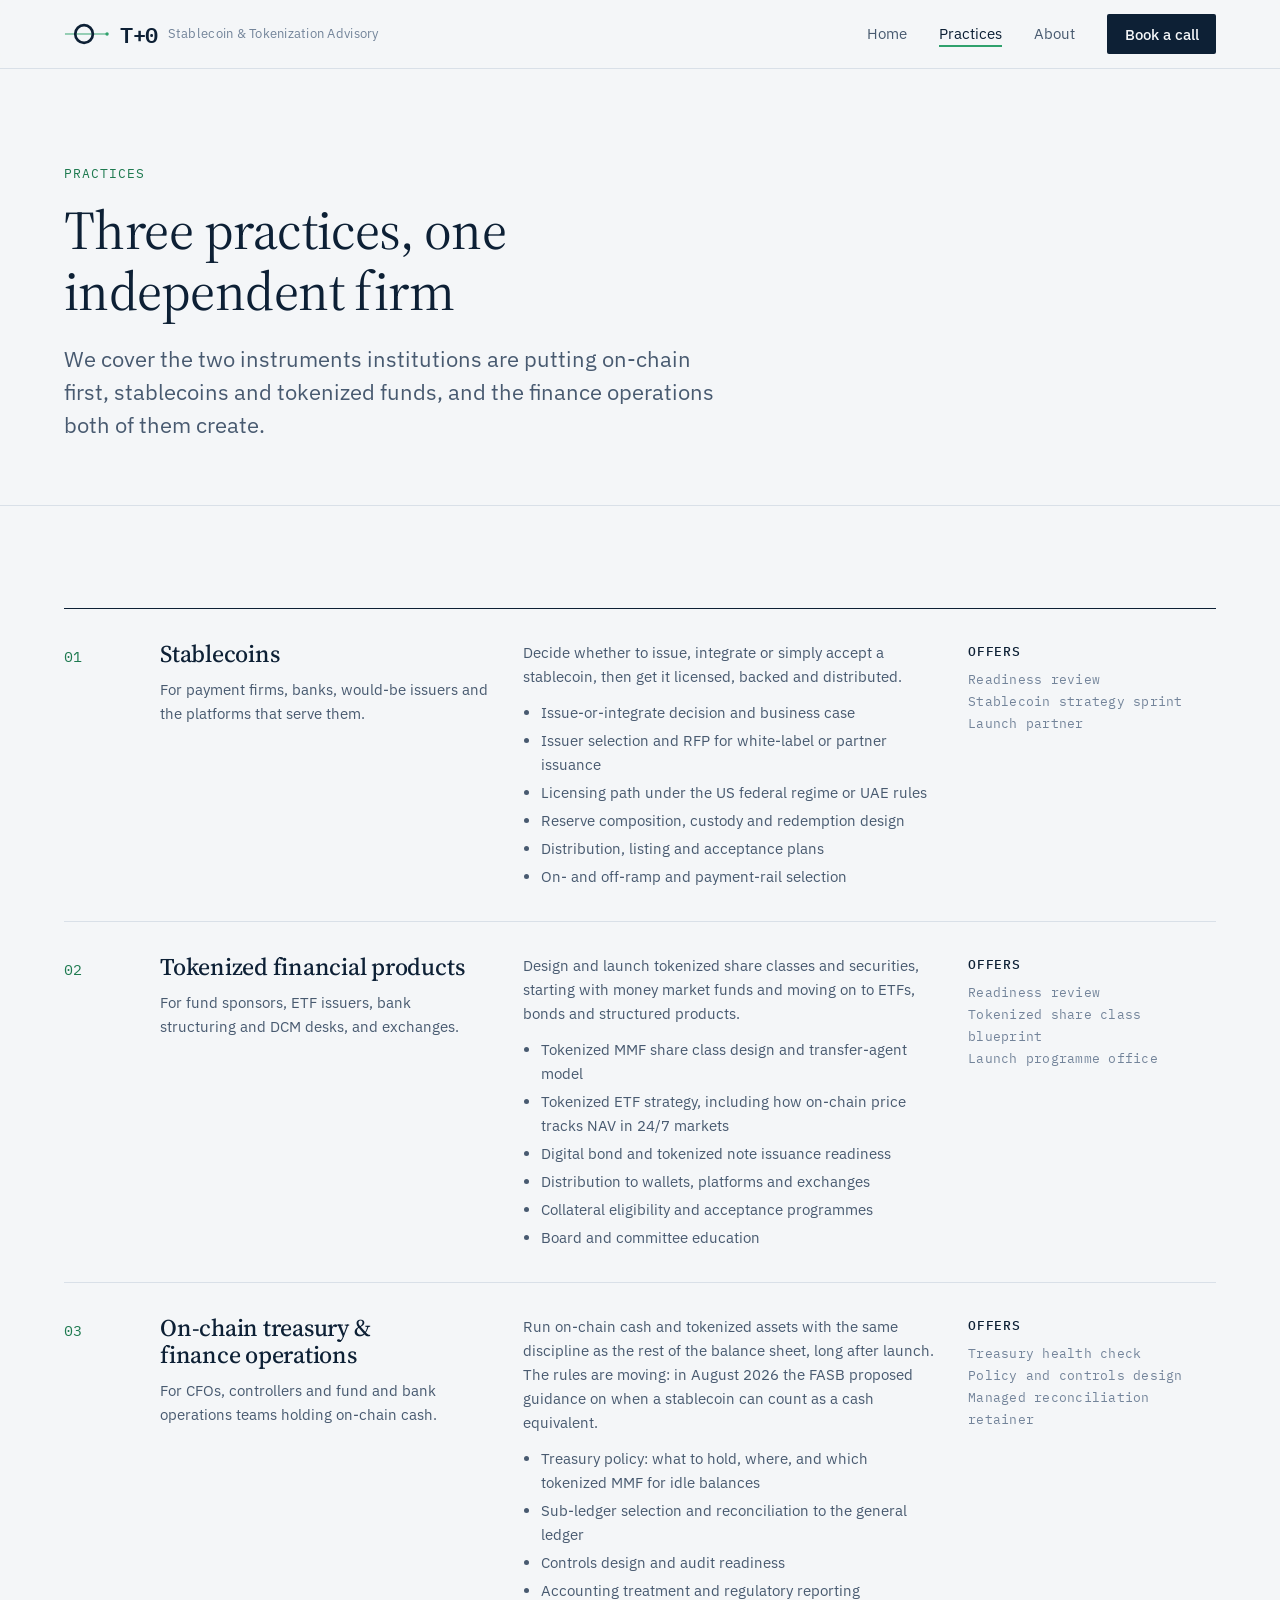
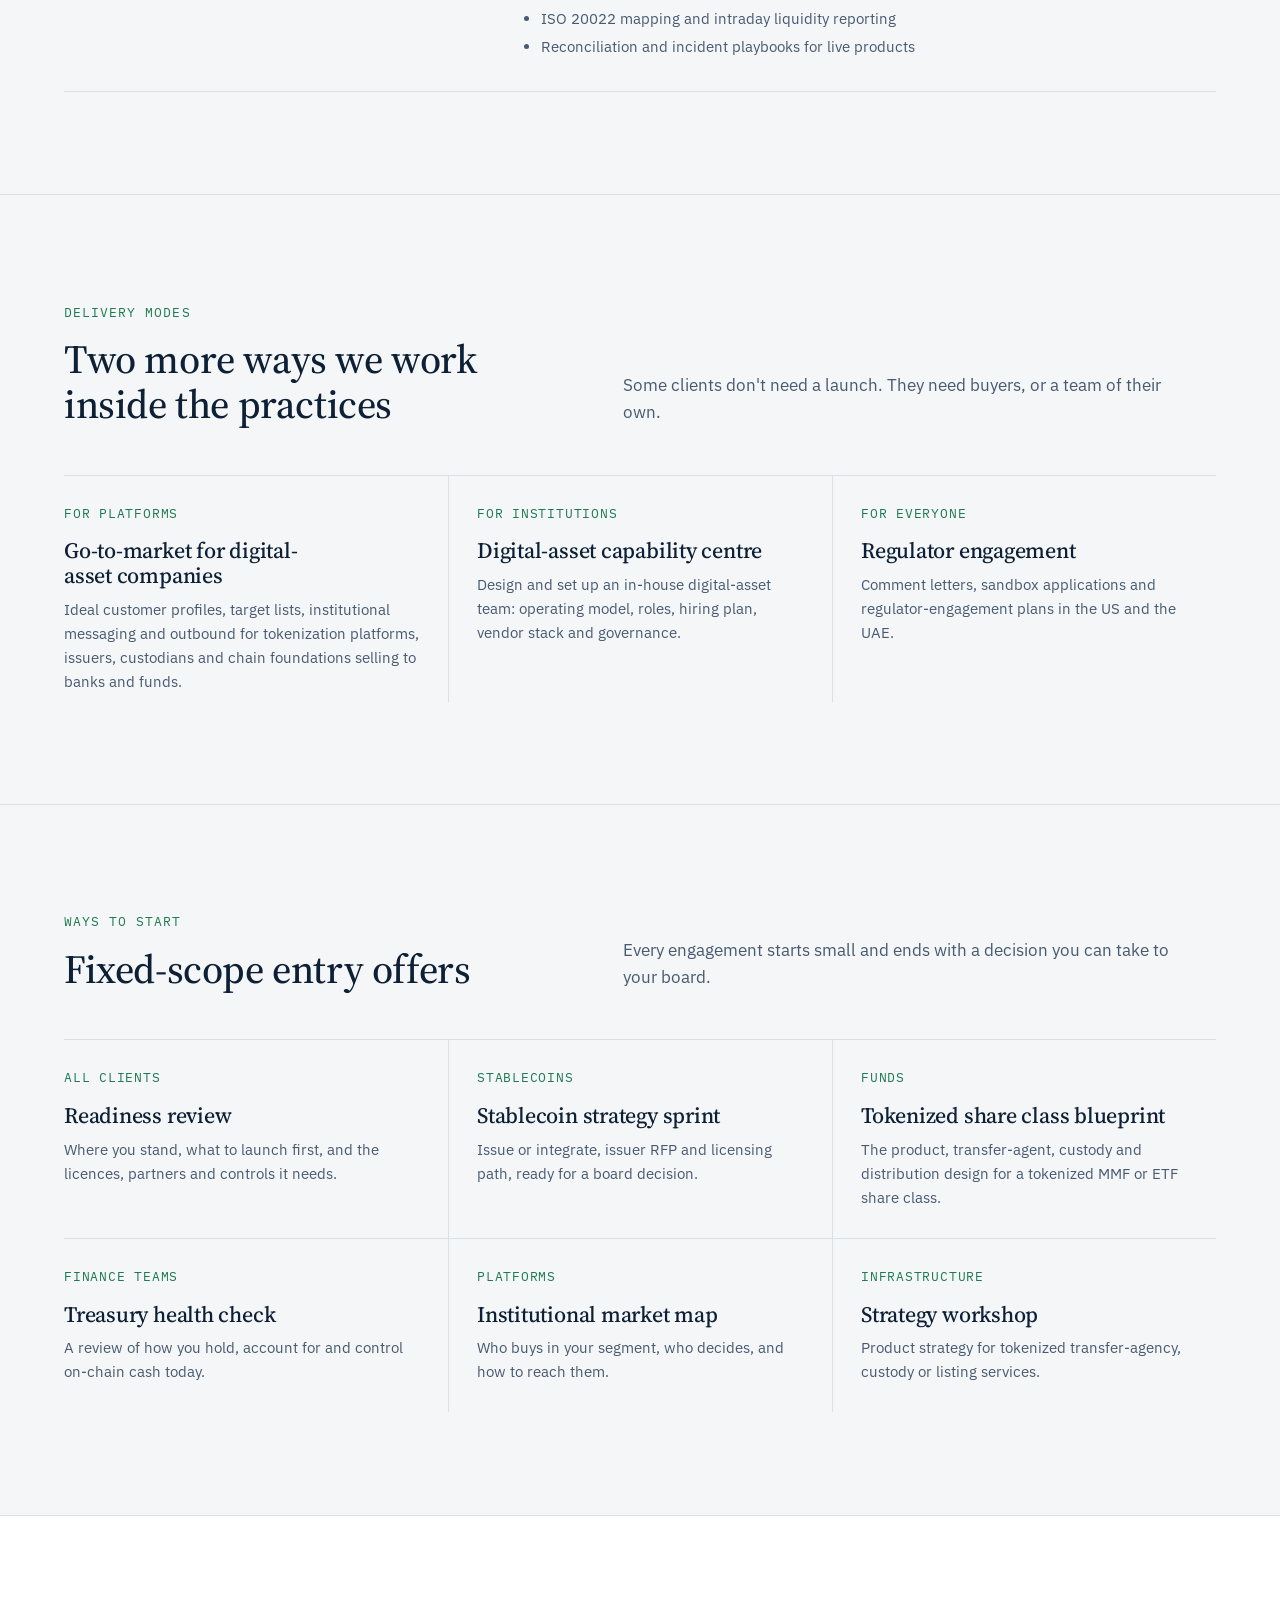
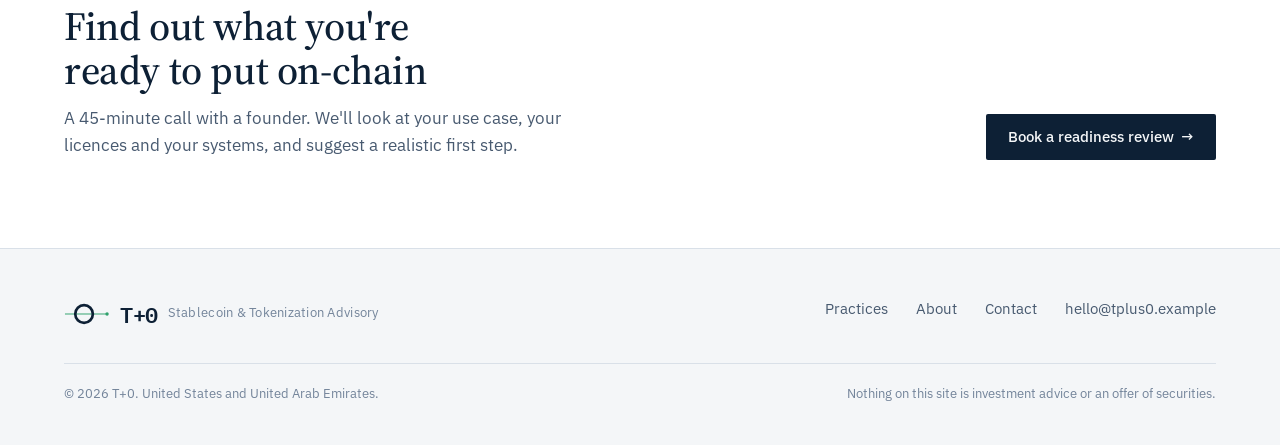
<file: practices.html>
<!doctype html>
<html lang="en">
<head>
<meta charset="utf-8">
<meta name="viewport" content="width=device-width, initial-scale=1, viewport-fit=cover">
<title>T+0 Practices</title>
<meta name="description" content="Three practices: stablecoins, tokenized financial products, and on-chain treasury and finance operations.">
<link rel="icon" href="assets/favicon.svg" type="image/svg+xml">
<link rel="preconnect" href="https://fonts.googleapis.com">
<link rel="preconnect" href="https://fonts.gstatic.com" crossorigin>
<link rel="stylesheet" href="https://fonts.googleapis.com/css2?family=IBM+Plex+Mono:wght@400;500;600&family=IBM+Plex+Sans:wght@400;500&family=Source+Serif+4:ital,opsz,wght@0,8..60,400;0,8..60,500;1,8..60,400&display=swap">
<link rel="stylesheet" href="assets/styles.css?v=3">
</head>
<body>

<header class="site-header">
  <div class="wrap nav">
    <a class="logo" href="index.html" aria-label="T+0 home"><svg class="logo-svg" viewBox="0 0 2000 960" aria-hidden="true"><rect x="42" y="457" width="1830" height="42" fill="var(--accent)"/><circle cx="872" cy="478" r="382.5" fill="none" stroke="currentColor" stroke-width="117"/><circle cx="1872" cy="478" r="74" fill="var(--accent)"/></svg><span class="logo-mark">T+0</span><span class="logo-sub">Stablecoin & Tokenization Advisory</span></a>
    <button class="nav-toggle" aria-expanded="false" aria-controls="navLinks">MENU</button>
    <ul class="nav-links" id="navLinks">
      <li><a href="index.html">Home</a></li>
      <li><a href="practices.html" aria-current="page">Practices</a></li>
      <li><a href="about.html">About</a></li>
      <li><a class="btn btn-primary" href="contact.html">Book a call</a></li>
    </ul>
  </div>
</header>

<main>

  <section class="page-hero">
    <div class="wrap">
      <span class="eyebrow">Practices</span>
      <h1>Three practices, one independent firm</h1>
      <p class="lede">We cover the two instruments institutions are putting on-chain first, stablecoins and tokenized funds, and the finance operations both of them create.</p>
    </div>
  </section>

  <section class="section">
    <div class="wrap">
      <div class="svc-rows">
        <article class="svc-row" id="stablecoins">
          <span class="n">01</span>
          <div><h3>Stablecoins</h3><p style="margin-top:10px">For payment firms, banks, would-be issuers and the platforms that serve them.</p></div>
          <div><p>Decide whether to issue, integrate or simply accept a stablecoin, then get it licensed, backed and distributed.</p><ul><li>Issue-or-integrate decision and business case</li><li>Issuer selection and RFP for white-label or partner issuance</li><li>Licensing path under the US federal regime or UAE rules</li><li>Reserve composition, custody and redemption design</li><li>Distribution, listing and acceptance plans</li><li>On- and off-ramp and payment-rail selection</li></ul></div>
          <div class="out"><b>Offers</b>Readiness review<br>Stablecoin strategy sprint<br>Launch partner</div>
        </article>
        <article class="svc-row" id="tokenized-products">
          <span class="n">02</span>
          <div><h3>Tokenized financial products</h3><p style="margin-top:10px">For fund sponsors, ETF issuers, bank structuring and DCM desks, and exchanges.</p></div>
          <div><p>Design and launch tokenized share classes and securities, starting with money market funds and moving on to ETFs, bonds and structured products.</p><ul><li>Tokenized MMF share class design and transfer-agent model</li><li>Tokenized ETF strategy, including how on-chain price tracks NAV in 24/7 markets</li><li>Digital bond and tokenized note issuance readiness</li><li>Distribution to wallets, platforms and exchanges</li><li>Collateral eligibility and acceptance programmes</li><li>Board and committee education</li></ul></div>
          <div class="out"><b>Offers</b>Readiness review<br>Tokenized share class blueprint<br>Launch programme office</div>
        </article>
        <article class="svc-row" id="treasury-operations">
          <span class="n">03</span>
          <div><h3>On-chain treasury & finance operations</h3><p style="margin-top:10px">For CFOs, controllers and fund and bank operations teams holding on-chain cash.</p></div>
          <div><p>Run on-chain cash and tokenized assets with the same discipline as the rest of the balance sheet, long after launch. The rules are moving: in August 2026 the FASB proposed guidance on when a stablecoin can count as a cash equivalent.</p><ul><li>Treasury policy: what to hold, where, and which tokenized MMF for idle balances</li><li>Sub-ledger selection and reconciliation to the general ledger</li><li>Controls design and audit readiness</li><li>Accounting treatment and regulatory reporting</li><li>ISO 20022 mapping and intraday liquidity reporting</li><li>Reconciliation and incident playbooks for live products</li></ul></div>
          <div class="out"><b>Offers</b>Treasury health check<br>Policy and controls design<br>Managed reconciliation retainer</div>
        </article>
      </div>
    </div>
  </section>

  <section class="section">
    <div class="wrap">
      <div class="section-head">
        <div>
          <span class="eyebrow">Delivery modes</span>
          <h2>Two more ways we work inside the practices</h2>
        </div>
        <p>Some clients don't need a launch. They need buyers, or a team of their own.</p>
      </div>
      <div class="grid-3">
        <div class="cell"><span class="k">For platforms</span><h3>Go-to-market for digital-asset companies</h3><p>Ideal customer profiles, target lists, institutional messaging and outbound for tokenization platforms, issuers, custodians and chain foundations selling to banks and funds.</p></div>
        <div class="cell"><span class="k">For institutions</span><h3>Digital-asset capability centre</h3><p>Design and set up an in-house digital-asset team: operating model, roles, hiring plan, vendor stack and governance.</p></div>
        <div class="cell"><span class="k">For everyone</span><h3>Regulator engagement</h3><p>Comment letters, sandbox applications and regulator-engagement plans in the US and the UAE.</p></div>
      </div>
    </div>
  </section>

  <section class="section">
    <div class="wrap">
      <div class="section-head">
        <div>
          <span class="eyebrow">Ways to start</span>
          <h2>Fixed-scope entry offers</h2>
        </div>
        <p>Every engagement starts small and ends with a decision you can take to your board.</p>
      </div>
      <div class="grid-3 six">
        <div class="cell"><span class="k">All clients</span><h3>Readiness review</h3><p>Where you stand, what to launch first, and the licences, partners and controls it needs.</p></div>
        <div class="cell"><span class="k">Stablecoins</span><h3>Stablecoin strategy sprint</h3><p>Issue or integrate, issuer RFP and licensing path, ready for a board decision.</p></div>
        <div class="cell"><span class="k">Funds</span><h3>Tokenized share class blueprint</h3><p>The product, transfer-agent, custody and distribution design for a tokenized MMF or ETF share class.</p></div>
        <div class="cell"><span class="k">Finance teams</span><h3>Treasury health check</h3><p>A review of how you hold, account for and control on-chain cash today.</p></div>
        <div class="cell"><span class="k">Platforms</span><h3>Institutional market map</h3><p>Who buys in your segment, who decides, and how to reach them.</p></div>
        <div class="cell"><span class="k">Infrastructure</span><h3>Strategy workshop</h3><p>Product strategy for tokenized transfer-agency, custody or listing services.</p></div>
      </div>
    </div>
  </section>

  <section class="cta-band">
    <div class="wrap cta-inner">
      <div>
        <h2>Find out what you're ready to put on-chain</h2>
        <p>A 45-minute call with a founder. We'll look at your use case, your licences and your systems, and suggest a realistic first step.</p>
      </div>
      <a class="btn btn-primary" href="contact.html">Book a readiness review <span class="arr">→</span></a>
    </div>
  </section>
</main>

<footer class="site-footer">
  <div class="wrap">
    <div class="foot-grid">
      <a class="logo" href="index.html"><svg class="logo-svg" viewBox="0 0 2000 960" aria-hidden="true"><rect x="42" y="457" width="1830" height="42" fill="var(--accent)"/><circle cx="872" cy="478" r="382.5" fill="none" stroke="currentColor" stroke-width="117"/><circle cx="1872" cy="478" r="74" fill="var(--accent)"/></svg><span class="logo-mark">T+0</span><span class="logo-sub">Stablecoin & Tokenization Advisory</span></a>
      <nav aria-label="Footer"><a href="practices.html">Practices</a><a href="about.html">About</a><a href="contact.html">Contact</a><a href="#" data-email></a></nav>
    </div>
    <div class="foot-legal"><span>© <span data-year></span> T+0. United States and United Arab Emirates.</span><span>Nothing on this site is investment advice or an offer of securities.</span></div>
  </div>
</footer>

<script src="assets/main.js?v=3"></script>
</body>
</html>
</file>
<file: assets/styles.css>
/* Layout concept: an institutional advisory site. Quiet navy-and-paper pages built on a 12-col container,
   with one deep "settlement" band carrying the layered architecture diagram, where the logo green marks the T+0 layer. */
:root {
  --paper: #f4f6f8;
  --surface: #ffffff;
  --ink: #0d2035;
  --ink-2: #485a70;
  --ink-3: #73849a;
  --line: #d9e0e8;
  --deep: #0d2035;
  --deep-2: #142a44;
  --deep-line: #27415f;
  --on-deep: #e8eef5;
  --on-deep-2: #98abc1;
  --accent: #30a16d;
  --accent-bright: #3fb67f;
  --accent-soft: #e1f2e9;
  --accent-ink: #1e7a50;
  --coin: #e4b44e;
  --bank: #7d9cc8;
  --digital: #a99be6;
  --chain: #9aa7bb;

  --f-display: "Source Serif 4", "Iowan Old Style", Georgia, serif;
  --f-body: "IBM Plex Sans", "Helvetica Neue", Arial, sans-serif;
  --f-mono: "IBM Plex Mono", ui-monospace, "SF Mono", Menlo, monospace;

  --s-xs: 0.8125rem;
  --s-sm: 0.9375rem;
  --s-md: 1.0625rem;
  --s-lg: 1.375rem;
  --s-xl: clamp(1.75rem, 1.2rem + 2vw, 2.5rem);
  --s-2xl: clamp(2.4rem, 1.4rem + 4vw, 4.25rem);

  --wrap: 1200px;
  --radius: 6px;
}
@media (prefers-color-scheme: dark) {
  :root:not([data-theme="light"]) {
    --paper: #0a1524;
    --surface: #102035;
    --ink: #e8edf4;
    --ink-2: #a3b1c4;
    --ink-3: #7d8ca2;
    --line: #213651;
    --deep: #0c1c30;
    --deep-2: #132840;
    --deep-line: #29425f;
    --on-deep: #e8eef5;
    --on-deep-2: #98abc1;
    --accent: #3fb67f;
    --accent-bright: #4cc68c;
    --accent-soft: #11291f;
    --accent-ink: #5ed39b;
    color-scheme: dark;
  }
}
:root[data-theme="dark"] {
  --paper: #0a1524;
  --surface: #102035;
  --ink: #e8edf4;
  --ink-2: #a3b1c4;
  --ink-3: #7d8ca2;
  --line: #213651;
  --deep: #0c1c30;
  --deep-2: #132840;
  --deep-line: #29425f;
  --on-deep: #e8eef5;
  --on-deep-2: #98abc1;
  --accent: #3fb67f;
  --accent-bright: #4cc68c;
  --accent-soft: #11291f;
  --accent-ink: #5ed39b;
  color-scheme: dark;
}

*, *::before, *::after { box-sizing: border-box; }
html { scroll-behavior: smooth; }
body {
  margin: 0;
  background: var(--paper);
  color: var(--ink);
  font-family: var(--f-body);
  font-size: var(--s-md);
  line-height: 1.6;
  -webkit-font-smoothing: antialiased;
}
img { max-width: 100%; }
a { color: inherit; }
h1, h2, h3 { font-family: var(--f-display); font-weight: 500; line-height: 1.12; text-wrap: balance; margin: 0; letter-spacing: -0.01em; }
p { margin: 0; }
:focus-visible { outline: 2px solid var(--accent); outline-offset: 3px; border-radius: 2px; }

.wrap {
  max-width: var(--wrap);
  margin-inline: auto;
  padding-left: max(24px, env(safe-area-inset-left, 0px));
  padding-right: max(24px, env(safe-area-inset-right, 0px));
}
@media (max-width: 480px) {
  .wrap { padding-left: max(16px, env(safe-area-inset-left, 0px)); padding-right: max(16px, env(safe-area-inset-right, 0px)); }
}

.eyebrow {
  font-family: var(--f-mono);
  font-size: var(--s-xs);
  letter-spacing: 0.08em;
  text-transform: uppercase;
  color: var(--accent-ink);
}
.lede { font-size: var(--s-lg); line-height: 1.5; color: var(--ink-2); max-width: 40ch; }
.muted { color: var(--ink-2); }

/* Buttons */
.btn {
  display: inline-flex; align-items: center; gap: 0.5em;
  font: 500 var(--s-sm)/1 var(--f-body);
  padding: 0.95em 1.4em;
  border-radius: 2px;
  text-decoration: none;
  border: 1px solid transparent;
  cursor: pointer;
  transition: background-color .2s, color .2s, border-color .2s;
}
.btn-primary { background: var(--ink); color: var(--paper); }
.btn-primary:hover { background: var(--accent); color: #fff; }
.btn-ghost { border-color: var(--line); color: var(--ink); background: transparent; }
.btn-ghost:hover { border-color: var(--ink); }
.btn .arr { transition: transform .2s; }
.btn:hover .arr { transform: translateX(3px); }

/* Header */
.site-header {
  position: sticky; top: env(safe-area-inset-top, 0px); z-index: 50;
  background: color-mix(in srgb, var(--paper) 88%, transparent);
  backdrop-filter: saturate(1.4) blur(10px);
  -webkit-backdrop-filter: saturate(1.4) blur(10px);
  border-bottom: 1px solid var(--line);
}
.nav { display: flex; align-items: center; justify-content: space-between; gap: 24px; height: 68px; }
.logo { display: inline-flex; align-items: center; gap: 10px; text-decoration: none; color: var(--ink); }
.logo-svg { width: 46px; height: auto; flex: none; }
.logo-mark { font-family: var(--f-mono); font-weight: 600; font-size: 1.35rem; letter-spacing: -0.02em; color: var(--ink); }
.logo-sub { font-size: var(--s-xs); color: var(--ink-3); letter-spacing: 0.02em; }
.nav-links { display: flex; align-items: center; gap: 32px; list-style: none; margin: 0; padding: 0; }
.nav-links a { text-decoration: none; font-size: var(--s-sm); color: var(--ink-2); }
.nav-links a:hover, .nav-links a[aria-current="page"] { color: var(--ink); }
.nav-links a[aria-current="page"] { box-shadow: inset 0 -2px 0 var(--accent); padding-bottom: 4px; }
.nav-links .btn { padding: 0.75em 1.1em; color: var(--paper); }
.nav-links .btn:hover { color: #fff; }
.nav-toggle { display: none; background: none; border: 1px solid var(--line); color: var(--ink); border-radius: 2px; padding: 8px 12px; font: 500 var(--s-xs) var(--f-mono); letter-spacing: .06em; cursor: pointer; }
@media (max-width: 820px) {
  .logo-sub { display: none; }
  .nav-toggle { display: inline-block; }
  .nav-links {
    position: absolute; left: 0; right: 0; top: 68px;
    flex-direction: column; align-items: stretch; gap: 0;
    background: var(--surface); border-bottom: 1px solid var(--line);
    padding: 8px max(16px, env(safe-area-inset-right, 0px)) 16px max(16px, env(safe-area-inset-left, 0px));
    display: none;
  }
  .nav-links.open { display: flex; }
  .nav-links li a { display: block; padding: 12px 0; }
  .nav-links a[aria-current="page"] { box-shadow: none; color: var(--accent-ink); }
  .nav-links .btn { justify-content: center; margin-top: 8px; }
}

/* Sections */
.section { padding-block: clamp(64px, 8vw, 112px); }
.section + .section { border-top: 1px solid var(--line); }
.section-head { display: grid; grid-template-columns: minmax(0, 5fr) minmax(0, 6fr); gap: 32px 64px; align-items: end; margin-bottom: 48px; }
.section-head h2 { font-size: var(--s-xl); margin-top: 12px; }
.section-head p { color: var(--ink-2); max-width: 56ch; }
@media (max-width: 820px) { .section-head { grid-template-columns: 1fr; } }

/* Hero */
.hero { padding-block: clamp(56px, 7vw, 96px) clamp(48px, 6vw, 72px); }
.hero-grid { display: grid; grid-template-columns: minmax(0, 7fr) minmax(0, 5fr); gap: 48px 72px; align-items: end; }
.hero h1 { font-size: var(--s-2xl); margin-top: 18px; font-weight: 400; }
.hero h1 em { font-style: italic; color: var(--accent-ink); }
.hero .lede { margin-top: 24px; }
.hero-cta { display: flex; flex-wrap: wrap; gap: 12px; margin-top: 36px; }
@media (max-width: 900px) { .hero-grid { grid-template-columns: 1fr; } }

/* Settlement clock: T+2 -> T+1 -> T+0 */
.clock { border-top: 1px solid var(--ink); }
.clock-row { display: grid; grid-template-columns: 72px minmax(0, 1fr); gap: 16px; padding: 16px 0; border-bottom: 1px solid var(--line); align-items: baseline; }
.clock-row .t { font-family: var(--f-mono); font-size: 1.5rem; font-weight: 500; color: var(--ink-3); font-variant-numeric: tabular-nums; }
.clock-row .d { font-size: var(--s-sm); color: var(--ink-2); }
.clock-row .d strong { display: block; color: var(--ink); font-weight: 500; }
.clock-row.now .t { color: var(--accent); }
.clock-cap { font-family: var(--f-mono); font-size: var(--s-xs); color: var(--ink-3); margin-top: 12px; letter-spacing: .04em; }

/* ============ Architecture band ============ */
.arch-band { background: var(--deep); color: var(--on-deep); padding-block: clamp(64px, 8vw, 104px); position: relative; overflow: hidden; }
.arch-band::before {
  content: ""; position: absolute; inset: 0; pointer-events: none; opacity: .5;
  background-image:
    linear-gradient(to right, color-mix(in srgb, var(--deep-line) 45%, transparent) 1px, transparent 1px),
    linear-gradient(to bottom, color-mix(in srgb, var(--deep-line) 45%, transparent) 1px, transparent 1px);
  background-size: 48px 48px;
  mask-image: radial-gradient(ellipse at 30% 50%, #000 25%, transparent 70%);
  -webkit-mask-image: radial-gradient(ellipse at 30% 50%, #000 25%, transparent 70%);
}
.arch-band .wrap { position: relative; }
.arch-band .eyebrow { color: var(--accent-bright); }
.arch-intro { display: grid; grid-template-columns: minmax(0, 6fr) minmax(0, 5fr); gap: 24px 64px; align-items: end; margin-bottom: 32px; }
.arch-intro h2 { font-size: var(--s-xl); margin-top: 12px; color: var(--on-deep); }
.arch-intro p { color: var(--on-deep-2); max-width: 52ch; }
@media (max-width: 900px) { .arch-intro { grid-template-columns: 1fr; } }

.iso-scroll { overflow-x: auto; -webkit-overflow-scrolling: touch; }
.iso { display: block; width: 100%; height: auto; min-width: 760px; }
.scroll-hint { display: none; font-family: var(--f-mono); font-size: var(--s-xs); color: var(--on-deep-2); margin-bottom: 8px; }
@media (max-width: 800px) { .scroll-hint { display: block; } }

/* Slabs */
.iso-layer { transition: opacity .3s; }
.iso.focus .iso-layer:not(.hot) { opacity: .28; }
.f-top { fill: color-mix(in srgb, var(--lc) 20%, var(--deep-2)); stroke: var(--lc); stroke-width: 1.3; stroke-linejoin: round; }
.f-left { fill: color-mix(in srgb, var(--lc) 42%, var(--deep)); }
.f-right { fill: color-mix(in srgb, var(--lc) 26%, var(--deep)); }
.f-grid { stroke: var(--lc); stroke-opacity: .16; stroke-width: 1; }
.iso-layer[data-layer="t0"] .f-top { fill: color-mix(in srgb, var(--lc) 30%, var(--deep-2)); stroke-width: 1.8; }
.iso-layer[data-layer="t0"] .f-left { fill: color-mix(in srgb, var(--lc) 62%, var(--deep)); }
.iso-layer[data-layer="t0"] .f-right { fill: color-mix(in srgb, var(--lc) 44%, var(--deep)); }

.cube .c-t { fill: color-mix(in srgb, var(--lc) 55%, var(--deep-2)); stroke: var(--lc); stroke-width: .8; }
.cube .c-l { fill: color-mix(in srgb, var(--lc) 38%, var(--deep)); stroke: var(--lc); stroke-opacity: .5; stroke-width: .6; }
.cube .c-r { fill: color-mix(in srgb, var(--lc) 22%, var(--deep)); stroke: var(--lc); stroke-opacity: .5; stroke-width: .6; }
.blk-glow { fill: var(--accent-bright); }
.chain-link { stroke: var(--lc); stroke-width: 2; stroke-dasharray: 2 3; }
.stk-side { fill: color-mix(in srgb, var(--lc) 40%, var(--deep)); stroke: var(--lc); stroke-width: .8; }
.stk-top { fill: color-mix(in srgb, var(--lc) 70%, var(--deep-2)); stroke: var(--lc); stroke-width: .8; }
.t0-link { stroke: var(--accent-bright); stroke-width: 1.2; stroke-dasharray: 3 4; opacity: .8; }
.t0-ring { fill: none; stroke: var(--accent-bright); stroke-width: 1.2; }
.t0-logo .ring { fill: none; stroke: var(--on-deep); }
.t0-logo .line, .t0-logo .dot { fill: var(--accent-bright); }

/* Callouts */
.co-lead { stroke: var(--lc); stroke-width: 1; stroke-dasharray: 2 4; }
.co-end, .co-dot { fill: var(--lc); }
.co-bar { fill: var(--lc); }
.co-name { font: 500 23px var(--f-display); fill: var(--on-deep); }
.iso-layer[data-layer="t0"] .co-name { fill: var(--accent-bright); }
.co-tag { font: 500 11px var(--f-mono); letter-spacing: .08em; fill: var(--on-deep-2); }
.co-item { font: 400 13.5px var(--f-body); fill: var(--on-deep); }

/* Flows */
.pipe-bed { stroke-width: 8; stroke-linecap: round; opacity: .18; }
.pipe { stroke-width: 1.4; stroke-dasharray: 4 5; animation: flow 1s linear infinite; }
.pipe-bed.cash, .pipe.cash { stroke: var(--coin); }
.pipe-bed.asset, .pipe.asset { stroke: var(--digital); }
.pipe.asset { animation-direction: reverse; }
.pipe-bed.chainp, .pipe.chainp { stroke: var(--on-deep); }
@keyframes flow { to { stroke-dashoffset: -18; } }
.port { fill: var(--deep); stroke: var(--on-deep-2); stroke-width: 1; }
.coin { fill: var(--coin); stroke: #7f5a14; stroke-width: 1.5; }
.coin-t { font: 700 12px var(--f-mono); fill: #2a1d05; }
.token { fill: var(--digital); stroke: color-mix(in srgb, var(--digital) 50%, #fff); stroke-width: 1.2; }
.token-in { fill: var(--deep); opacity: .55; }
.settle { fill: var(--on-deep); }
.fl-h { font: 600 11px var(--f-mono); letter-spacing: .08em; fill: var(--coin); }
.fl-h.a { fill: var(--digital); }
.fl-s { font: 400 11px var(--f-mono); fill: var(--on-deep-2); }

.arch-foot { display: flex; flex-wrap: wrap; justify-content: space-between; gap: 12px 32px; margin-top: 20px; font-family: var(--f-mono); font-size: var(--s-xs); color: var(--on-deep-2); }
.legend { display: flex; flex-wrap: wrap; gap: 8px 22px; align-items: center; }
.legend span { display: inline-flex; align-items: center; gap: 8px; }
.legend i { width: 12px; height: 12px; display: inline-block; background: var(--c); }
.legend i.round { border-radius: 50%; }
.legend i.dia { transform: rotate(45deg) scale(.85); }

@media (prefers-reduced-motion: reduce) { .pipe { animation: none; } }

/* Stats */
.stats { display: grid; grid-template-columns: repeat(3, minmax(0, 1fr)); border-top: 1px solid var(--ink); }
.stat { padding: 28px 28px 28px 0; border-right: 1px solid var(--line); }
.stat + .stat { padding-left: 28px; }
.stat:last-child { border-right: 0; }
.stat .v { font-family: var(--f-display); font-size: clamp(2.4rem, 1.6rem + 2.6vw, 3.6rem); line-height: 1; font-variant-numeric: tabular-nums; letter-spacing: -0.02em; }
.stat .v small { font-size: .5em; color: var(--ink-3); margin-left: 4px; }
.stat .l { margin-top: 14px; color: var(--ink-2); font-size: var(--s-sm); max-width: 32ch; }
.sources { margin-top: 24px; font-size: var(--s-xs); color: var(--ink-3); max-width: 90ch; }
.sources a { color: var(--ink-2); }
@media (max-width: 760px) {
  .stats { grid-template-columns: 1fr; }
  .stat, .stat + .stat { padding: 24px 0; border-right: 0; border-bottom: 1px solid var(--line); }
}

/* Generic grids */
.grid-3 { display: grid; grid-template-columns: repeat(3, minmax(0, 1fr)); gap: 0; border-top: 1px solid var(--line); }
.cell { padding: 28px 28px 8px 0; min-width: 0; }
.cell + .cell { padding-left: 28px; border-left: 1px solid var(--line); }
.cell h3 { font-size: var(--s-lg); margin-bottom: 10px; }
.cell p { color: var(--ink-2); font-size: var(--s-sm); }
.cell .k { font-family: var(--f-mono); font-size: var(--s-xs); color: var(--accent-ink); letter-spacing: .06em; text-transform: uppercase; display: block; margin-bottom: 14px; }
@media (max-width: 860px) {
  .grid-3 { grid-template-columns: 1fr; }
  .cell, .cell + .cell { padding: 24px 0; border-left: 0; border-bottom: 1px solid var(--line); }
}

/* Engagement path (a real sequence) */
.path { display: grid; grid-template-columns: repeat(4, minmax(0, 1fr)); gap: 0; counter-reset: step; }
.step { position: relative; padding: 28px 24px 0 0; border-top: 2px solid var(--line); min-width: 0; }
.step::before { content: ""; position: absolute; top: -6px; left: 0; width: 10px; height: 10px; border-radius: 50%; background: var(--paper); border: 2px solid var(--accent); }
.step:last-child { border-top-color: var(--accent); }
.step .k { font-family: var(--f-mono); font-size: var(--s-xs); color: var(--ink-3); letter-spacing: .06em; }
.step h3 { font-size: 1.25rem; margin: 8px 0 10px; }
.step p { color: var(--ink-2); font-size: var(--s-sm); }
@media (max-width: 860px) {
  .path { grid-template-columns: 1fr; gap: 28px; border-left: 2px solid var(--line); padding-left: 24px; }
  .step { border-top: 0; padding: 0; }
  .step::before { left: -31px; top: 6px; }
}

/* CTA band */
.cta-band { background: var(--surface); border-top: 1px solid var(--line); border-bottom: 1px solid var(--line); padding-block: clamp(56px, 7vw, 88px); }
.cta-inner { display: flex; flex-wrap: wrap; align-items: end; justify-content: space-between; gap: 28px; }
.cta-inner h2 { font-size: var(--s-xl); max-width: 22ch; }
.cta-inner p { color: var(--ink-2); margin-top: 12px; max-width: 52ch; }

/* Page hero (inner pages) */
.page-hero { padding-block: clamp(56px, 7vw, 96px) clamp(40px, 5vw, 64px); border-bottom: 1px solid var(--line); }
.page-hero h1 { font-size: clamp(2.2rem, 1.4rem + 3vw, 3.4rem); font-weight: 400; margin-top: 14px; max-width: 20ch; }
.page-hero .lede { margin-top: 20px; max-width: 52ch; }

/* Services list (services page) */
.svc-rows { border-top: 1px solid var(--ink); }
.svc-row { display: grid; grid-template-columns: 64px minmax(0, 4fr) minmax(0, 5fr) minmax(0, 3fr); gap: 16px 32px; padding: 32px 0; border-bottom: 1px solid var(--line); scroll-margin-top: 90px; }
.svc-row .n { font-family: var(--f-mono); color: var(--accent-ink); font-size: var(--s-sm); padding-top: 4px; }
.svc-row h3 { font-size: 1.5rem; }
.svc-row p { color: var(--ink-2); font-size: var(--s-sm); }
.svc-row ul { margin: 12px 0 0; padding-left: 18px; color: var(--ink-2); font-size: var(--s-sm); }
.svc-row ul li + li { margin-top: 4px; }
.svc-row .out { font-family: var(--f-mono); font-size: var(--s-xs); color: var(--ink-3); letter-spacing: .02em; line-height: 1.7; }
.svc-row .out b { display: block; color: var(--ink); font-weight: 500; letter-spacing: .06em; text-transform: uppercase; margin-bottom: 6px; }
@media (max-width: 900px) {
  .svc-row { grid-template-columns: 48px minmax(0, 1fr); }
  .svc-row > :nth-child(3), .svc-row > :nth-child(4) { grid-column: 2; }
}

/* Two-column prose */
.split { display: grid; grid-template-columns: minmax(0, 4fr) minmax(0, 7fr); gap: 32px 72px; }
.split h2 { font-size: var(--s-xl); }
.prose p + p { margin-top: 1em; }
.prose p { color: var(--ink-2); max-width: 64ch; }
.prose strong { color: var(--ink); font-weight: 500; }
@media (max-width: 860px) { .split { grid-template-columns: 1fr; } }

/* People */
.people { display: grid; grid-template-columns: repeat(2, minmax(0, 1fr)); gap: 24px; }
.person { background: var(--surface); border: 1px solid var(--line); border-radius: var(--radius); padding: 28px; display: grid; grid-template-columns: 64px minmax(0, 1fr); gap: 20px; }
.avatar { width: 64px; height: 64px; border-radius: 50%; display: grid; place-items: center; background: var(--deep); color: var(--accent-bright); font-family: var(--f-display); font-size: 1.4rem; }
.person h3 { font-size: 1.35rem; }
.person .role { font-family: var(--f-mono); font-size: var(--s-xs); color: var(--accent-ink); letter-spacing: .04em; margin: 4px 0 12px; }
.person p { color: var(--ink-2); font-size: var(--s-sm); }
@media (max-width: 760px) { .people { grid-template-columns: 1fr; } }

/* Contact */
.contact-grid { display: grid; grid-template-columns: minmax(0, 5fr) minmax(0, 7fr); gap: 40px 72px; }
.form { display: grid; gap: 18px; background: var(--surface); border: 1px solid var(--line); border-radius: var(--radius); padding: clamp(20px, 3vw, 36px); }
.form .row { display: grid; grid-template-columns: repeat(2, minmax(0, 1fr)); gap: 18px; }
.field { display: grid; gap: 6px; min-width: 0; }
.field label { font-size: var(--s-xs); font-family: var(--f-mono); letter-spacing: .05em; text-transform: uppercase; color: var(--ink-2); }
.field input, .field select, .field textarea {
  font: inherit; font-size: var(--s-sm); color: var(--ink); background: var(--paper);
  border: 1px solid var(--line); border-radius: 3px; padding: 12px 14px; width: 100%;
}
.field textarea { min-height: 140px; resize: vertical; }
.field input:focus, .field select:focus, .field textarea:focus { outline: none; border-color: var(--accent); box-shadow: 0 0 0 3px color-mix(in srgb, var(--accent) 20%, transparent); }
.form-note { font-size: var(--s-xs); color: var(--ink-3); }
.form-status { font-size: var(--s-sm); color: var(--accent-ink); }
.contact-facts { display: grid; gap: 24px; align-content: start; }
.fact .k { font-family: var(--f-mono); font-size: var(--s-xs); letter-spacing: .06em; text-transform: uppercase; color: var(--ink-3); }
.fact .v { margin-top: 4px; font-size: var(--s-md); }
@media (max-width: 860px) { .contact-grid { grid-template-columns: 1fr; } .form .row { grid-template-columns: 1fr; } }

/* Footer */
.site-footer { padding-block: 48px 40px; font-size: var(--s-sm); color: var(--ink-2); }
.foot-grid { display: flex; flex-wrap: wrap; justify-content: space-between; gap: 24px 48px; }
.foot-grid nav { display: flex; flex-wrap: wrap; gap: 8px 28px; }
.foot-grid nav a { text-decoration: none; }
.foot-grid nav a:hover { color: var(--ink); }
.foot-legal { margin-top: 32px; padding-top: 20px; border-top: 1px solid var(--line); font-size: var(--s-xs); color: var(--ink-3); display: flex; flex-wrap: wrap; justify-content: space-between; gap: 8px 24px; }

@media (prefers-reduced-motion: reduce) {
  html { scroll-behavior: auto; }
  *, *::before, *::after { transition-duration: 0s !important; }
}

/* ============ Client ladder (hero) ============ */
.ladder { list-style: none; margin: 0; padding: 0; display: grid; gap: 10px; }
.rung { display: grid; grid-template-columns: 44px minmax(0, 1fr); gap: 16px; align-items: start; padding: 16px 18px; background: var(--surface); border: 1px solid var(--line); border-radius: var(--radius); }
.rung:nth-child(2) { margin-left: 20px; }
.rung:nth-child(3) { margin-left: 40px; }
.rung .n { font-family: var(--f-mono); font-size: var(--s-sm); color: var(--accent-ink); padding-top: 2px; font-variant-numeric: tabular-nums; }
.rung strong { display: block; font-weight: 500; font-size: var(--s-md); }
.rung span.d { display: block; font-size: var(--s-sm); color: var(--ink-2); margin-top: 2px; }
.rung .tag { display: inline-block; margin-top: 8px; font-family: var(--f-mono); font-size: 0.72rem; letter-spacing: .05em; color: var(--accent-ink); background: var(--accent-soft); padding: 2px 8px; border-radius: 2px; }
.ladder-cap { font-family: var(--f-mono); font-size: var(--s-xs); color: var(--ink-3); margin-top: 12px; letter-spacing: .04em; }
@media (max-width: 520px) { .rung:nth-child(2), .rung:nth-child(3) { margin-left: 0; } }

/* ============ Six-up grid ============ */
.grid-3.six .cell:nth-child(3n+1) { padding-left: 0; border-left: 0; }
.grid-3.six .cell:nth-child(n+4) { border-top: 1px solid var(--line); }
.grid-3.six .cell { padding-bottom: 28px; }
@media (max-width: 860px) { .grid-3.six .cell:nth-child(n+4) { border-top: 0; } }

/* ============ Money-flow maps ============ */
.flows { display: grid; gap: 28px; }
.flow { background: var(--surface); border: 1px solid var(--line); border-radius: var(--radius); padding: clamp(20px, 3vw, 32px); }
.flow-head { display: flex; flex-wrap: wrap; justify-content: space-between; align-items: baseline; gap: 6px 24px; margin-bottom: 28px; }
.flow-head h3 { font-size: 1.45rem; }
.flow-head p { font-size: var(--s-sm); color: var(--ink-2); max-width: 60ch; }
.flow-track { position: relative; list-style: none; margin: 0; padding: 0; display: grid; grid-template-columns: repeat(6, minmax(0, 1fr)); gap: 16px; --node: 14px; }
.flow-track::before { content: ""; position: absolute; left: calc(100% / 12); right: calc(100% / 12); top: calc(var(--node) / 2 - 1px); height: 2px; background: repeating-linear-gradient(90deg, var(--line) 0 6px, transparent 6px 10px); }
.flow-pulse { position: absolute; top: calc(var(--node) / 2 - 5px); left: calc(100% / 12); width: 10px; height: 10px; margin-left: -5px; border-radius: 50%; background: var(--pulse, var(--coin)); box-shadow: 0 0 0 4px color-mix(in srgb, var(--pulse, var(--coin)) 25%, transparent); animation: travel-x 6s linear infinite; }
.flow-pulse.b { animation-delay: -3s; }
@keyframes travel-x { from { left: calc(100% / 12); } to { left: calc(100% - 100% / 12); } }
.fstep { position: relative; text-align: center; min-width: 0; }
.fstep .node { display: block; width: var(--node); height: var(--node); margin: 0 auto 14px; border-radius: 50%; background: var(--surface); border: 2px solid var(--ink-3); position: relative; z-index: 1; }
.fstep.t0 .node { border-color: var(--accent); background: var(--accent); box-shadow: 0 0 0 4px var(--accent-soft); }
.fstep h4 { margin: 0; font-size: var(--s-sm); font-weight: 500; line-height: 1.3; }
.fstep p { font-size: 0.82rem; color: var(--ink-2); margin-top: 6px; line-height: 1.45; }
.fstep .who { display: block; font-family: var(--f-mono); font-size: 0.68rem; letter-spacing: .05em; text-transform: uppercase; color: var(--ink-3); margin-bottom: 4px; }
.fstep.t0 .who { color: var(--accent-ink); }
.flow-key { display: flex; flex-wrap: wrap; gap: 8px 22px; margin-top: 22px; font-family: var(--f-mono); font-size: var(--s-xs); color: var(--ink-3); }
.flow-key span { display: inline-flex; align-items: center; gap: 8px; }
.flow-key i { width: 10px; height: 10px; border-radius: 50%; display: inline-block; }
@media (max-width: 860px) {
  .flow-track { grid-template-columns: 1fr; gap: 18px; padding-left: 30px; }
  .flow-track::before { left: 6px; right: auto; top: 6px; bottom: 6px; width: 2px; height: auto; background: repeating-linear-gradient(180deg, var(--line) 0 6px, transparent 6px 10px); }
  .flow-pulse { left: 7px; top: 6px; animation-name: travel-y; }
  @keyframes travel-y { from { top: 6px; } to { top: calc(100% - 12px); } }
  .fstep { text-align: left; }
  .fstep .node { position: absolute; left: -30px; top: 2px; margin: 0; }
}

/* Independence note */
.note-band { border: 1px solid var(--line); border-left: 3px solid var(--accent); background: var(--surface); padding: 22px 26px; border-radius: 0 var(--radius) var(--radius) 0; display: grid; gap: 8px; }
.note-band h3 { font-size: 1.2rem; }
.note-band p, .note-band li { font-size: var(--s-sm); color: var(--ink-2); }
.note-band ul { margin: 4px 0 0; padding-left: 18px; display: grid; gap: 4px; }

@media (prefers-reduced-motion: reduce) { .flow-pulse { animation: none; } }
</file>
